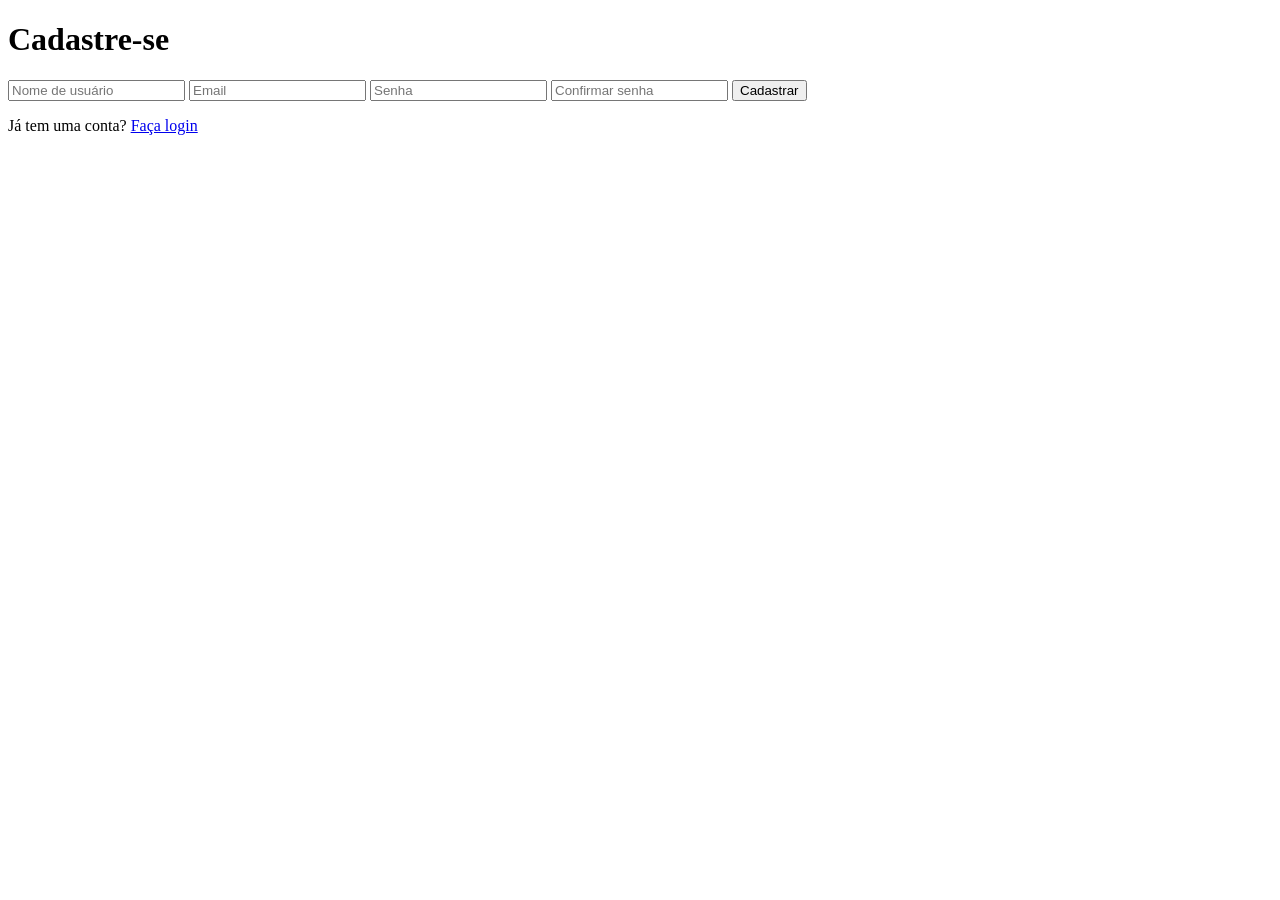
<file: cadasto.html>
<!DOCTYPE html>
<html lang="en">
<head>
    <meta charset="UTF-8">
    <meta name="viewport" content="width=device-width, initial-scale=1.0">
    <title>Cadastro</title>
</head>
<body>

  <div class="parte-central">
        <h1>Cadastre-se</h1>
        <form action="" method="post">
            <input type="text" name="nome" placeholder="Nome de usuário">
            <input type="email" name="email" placeholder="Email">
            <input type="password" name="senha" placeholder="Senha">
            <input type="password" name="confirmar-senha" placeholder="Confirmar senha">
            <button type="submit">Cadastrar</button>
        </form>
        <div class="login-link">
            <p>Já tem uma conta? <a href="login.html">Faça login</a></p>
        </div>
  </div>

    
</body>
</html>
</file>
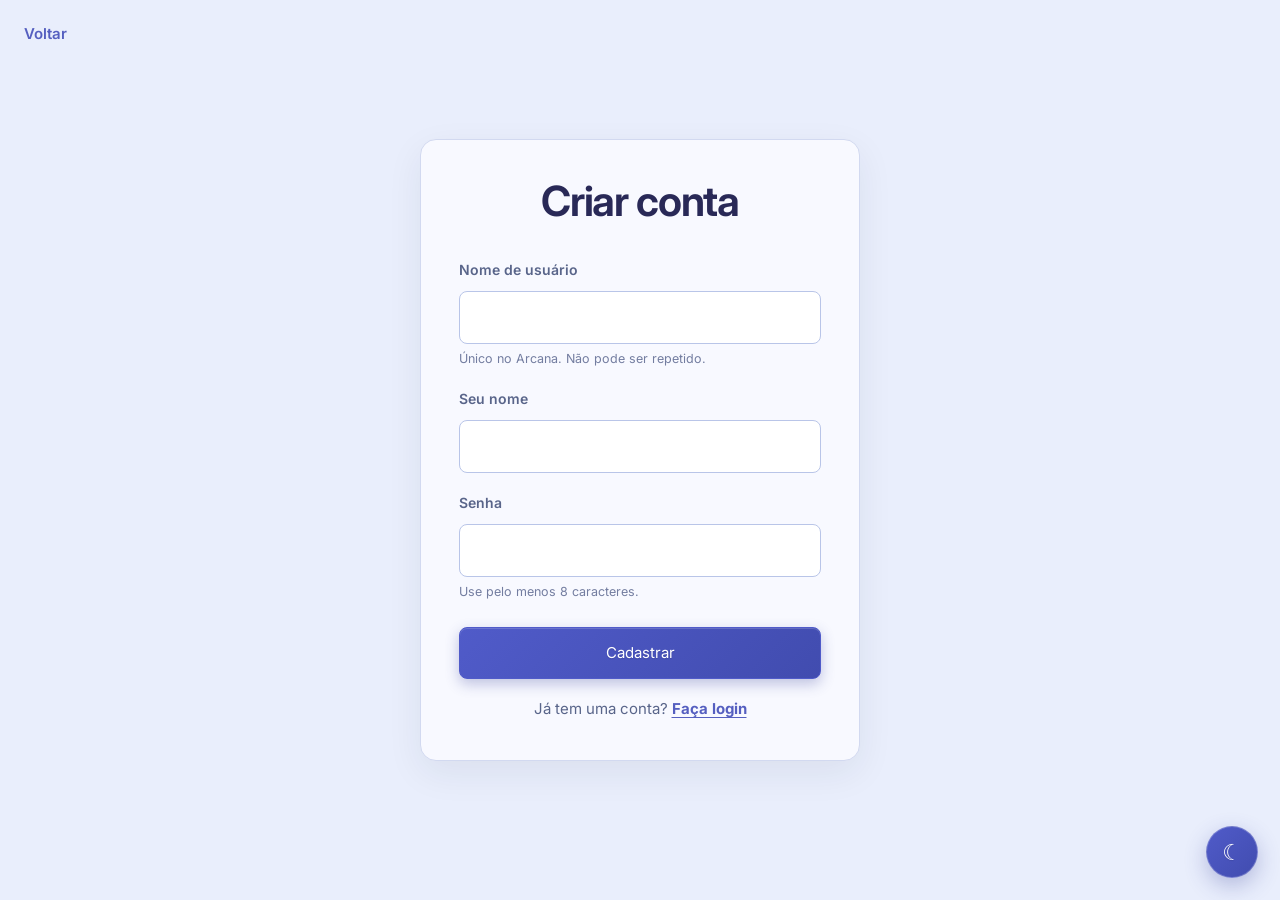
<file: cadastro.html>
<!DOCTYPE html>
<html lang="pt-BR">
<head>
  <meta charset="UTF-8">
  <meta name="viewport" content="width=device-width, initial-scale=1.0">
  <title>Arcana | Cadastro</title>
  <link rel="stylesheet" href="css/auth.css">
    <link rel="stylesheet" href="css/structure.css">
    <link rel="stylesheet" href="css/visual.css">
  <script src="js/auth.js" defer></script>
  <script src="js/cadastro.js" defer></script>
</head>
<body>
  <a href="index.html">Voltar</a>
  <main class="parte-central">
    <h1>Criar conta</h1>
    <form id="cadastro-form">
      <label for="username">Nome de usuário</label>
      <input id="username" name="username" type="text" autocomplete="username" minlength="3" maxlength="20" pattern="[A-Za-z0-9_.]{3,20}" title="Use de 3 a 20 letras, números, ponto ou underline." required>
      <small>Único no Arcana. Não pode ser repetido.</small>

      <label for="displayName">Seu nome</label>
      <input id="displayName" name="displayName" type="text" autocomplete="name" maxlength="60" required>

      <label for="password">Senha</label>
      <input id="password" name="password" type="password" autocomplete="new-password" minlength="8" required>
      <small>Use pelo menos 8 caracteres.</small>

      <button type="submit">Cadastrar</button>
    </form>
    <p id="cadastro-message" role="status" aria-live="polite"></p>
    <p>Já tem uma conta? <a href="login.html">Faça login</a></p>
  </main>
    <script src="js/theme.js" defer></script>
</body>
</html>
</file>
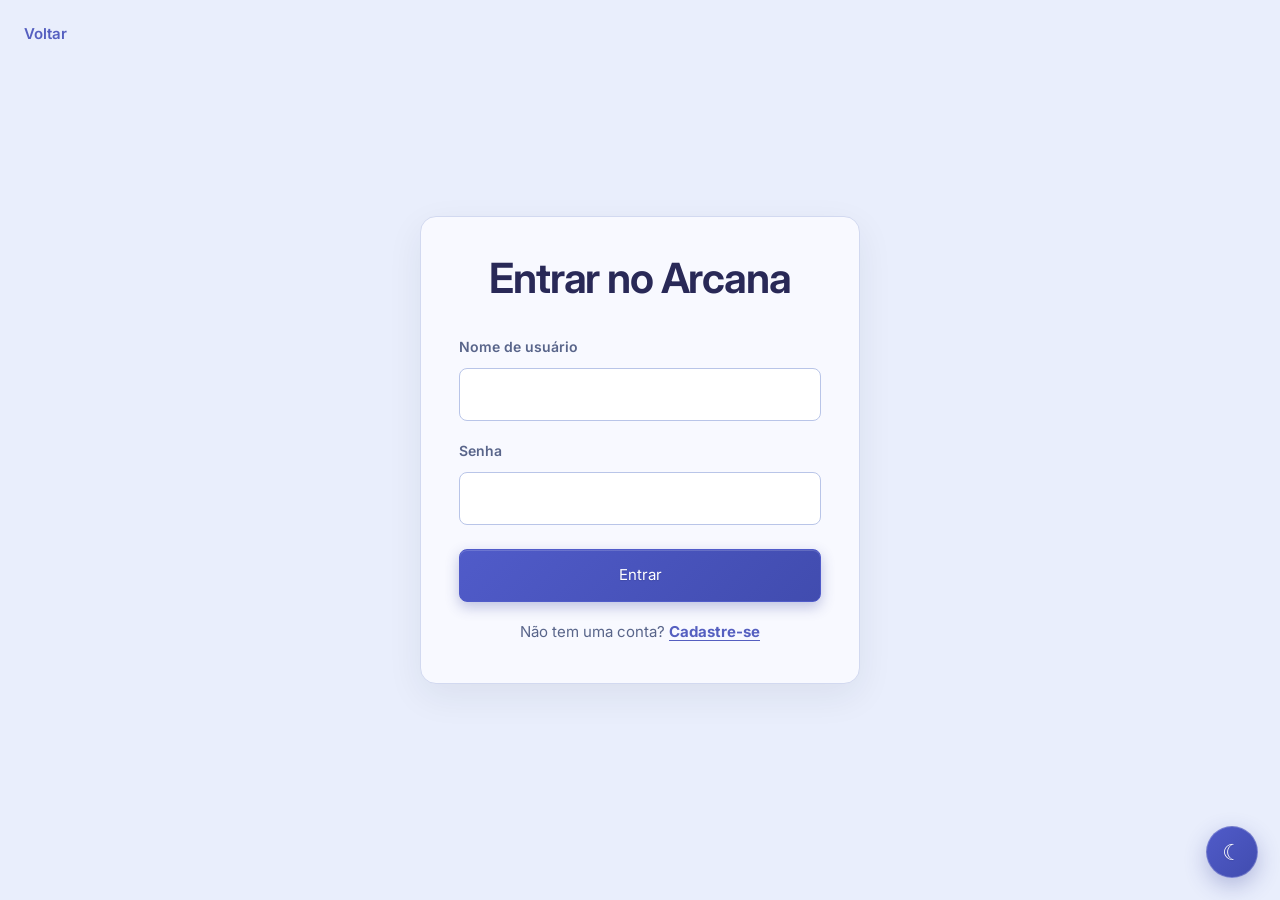
<file: campanha.html>
<!DOCTYPE html>
<html lang="pt-BR">
<head>
  <meta charset="UTF-8">
  <meta name="viewport" content="width=device-width, initial-scale=1.0">
  <title>Arcana | Campanhas</title>
  <link rel="stylesheet" href="https://cdn.jsdelivr.net/npm/bootstrap-icons@1.11.3/font/bootstrap-icons.min.css">
    <link rel="stylesheet" href="css/structure.css">
  <link rel="stylesheet" href="css/campanha.css">
    <link rel="stylesheet" href="css/visual.css">
    <link rel="stylesheet" href="css/modal.css">
  <script src="js/modal.js" defer></script>
  <script src="js/auth.js" defer></script>
  <script src="js/campanhas.js" defer></script>
</head>
<body>
  <nav aria-label="Navegação principal">
    <ul>
      <li><a href="campanha.html" aria-current="page">Campanhas</a></li>
      <li><a href="fichas.html">Fichas</a></li>
      <li><span class="nav-unavailable" aria-disabled="true" title="Em breve">Nosso RPG · Em breve</span></li>
    </ul>
    <div class="perfil" data-user-menu></div>
  </nav>

  <main>
    <header><h1>Minhas campanhas</h1></header>
    <section aria-labelledby="campaign-list-title">
      <h2 id="campaign-list-title"></h2>
      <div class="campanhas-container">
        <article class="campanha-card campanha-demonstrativa" id="campaign-example" hidden>
          <h3>Campanha 1</h3>
          <p>Descrição da campanha 1.</p>
          <footer class="campanha-acoes">Campanha de exemplo</footer>
        </article>
        <div id="campaign-list"></div>
        <button class="adicionar-campanha" type="button" aria-controls="new-campaign" aria-expanded="false">
          <span class="adicionar-icone" aria-hidden="true">+</span>
          <span>Adicionar<br>Campanha</span>
        </button>
      </div>
      <p id="campaign-message" role="status" aria-live="polite"></p>
    </section>
    <section id="new-campaign" aria-labelledby="new-campaign-title" hidden>
      <h2 id="new-campaign-title">Criar campanha</h2>
      <form id="campaign-form">
        <label for="campaign-name">Nome da campanha</label>
        <input id="campaign-name" name="name" maxlength="80" required>
        <label for="campaign-description">Descrição</label>
        <textarea id="campaign-description" name="description" maxlength="500"></textarea>
        <button type="submit">Criar campanha</button>
      </form>
    </section>
  </main>
    <script src="js/theme.js" defer></script>
</body>
</html>
</file>
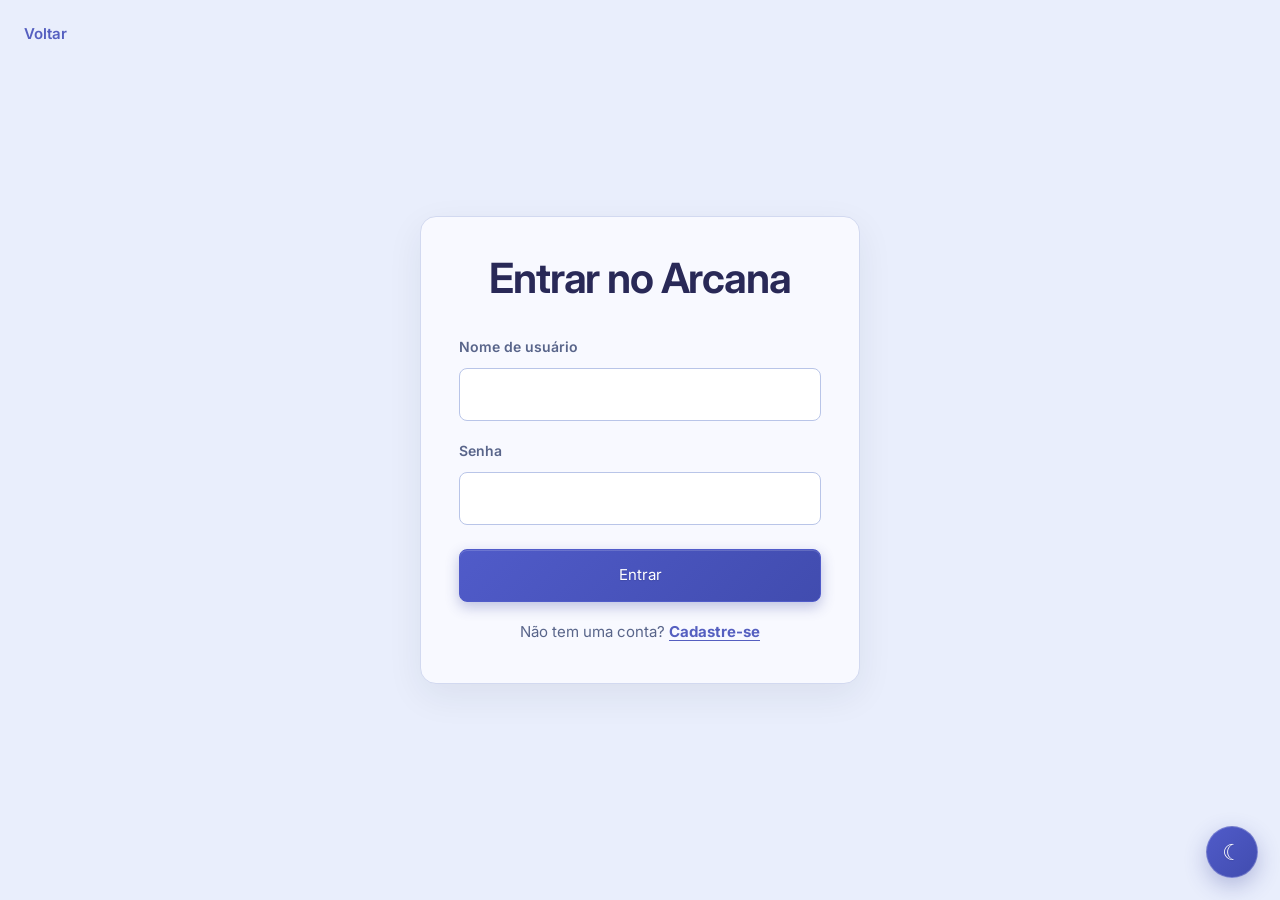
<file: fichas.html>
<!DOCTYPE html>
<html lang="pt-BR">
<head>
    <meta charset="UTF-8">
    <meta name="viewport" content="width=device-width, initial-scale=1.0">
    <meta name="color-scheme" content="light dark">
    <title>Arcana | Fichas de Criaturas</title>
    <link rel="stylesheet" href="https://cdn.jsdelivr.net/npm/bootstrap-icons@1.11.3/font/bootstrap-icons.min.css">
    <link rel="stylesheet" href="css/structure.css">
    <link rel="stylesheet" href="css/fichas.css">
    <link rel="stylesheet" href="css/visual.css">
    <link rel="stylesheet" href="css/modal.css">
    <script src="js/modal.js" defer></script>
    <script src="js/auth.js" defer></script>
    <script src="js/fichas.js" defer></script>
</head>
<body>
    <nav aria-label="Navegação principal">
        <ul>
            <li><a href="campanha.html">Campanhas</a></li>
            <li><a href="fichas.html" aria-current="page">Fichas</a></li>
            <li><span class="nav-unavailable" aria-disabled="true" title="Em breve">Nosso RPG · Em breve</span></li>
        </ul>
        <div class="perfil" data-user-menu></div>
    </nav>

    <header class="pagina-titulo">
        <h1>Ficha de Criaturas</h1>
    </header>

    <main class="container">
        <section id="catalog" aria-label="Catálogo de criaturas">
            <div class="filters">
                <input type="search" id="search" class="search" placeholder="Pesquisar criatura..." aria-label="Pesquisar criatura">
                <div class="filter-buttons" aria-label="Filtrar criaturas">
                    <button type="button" class="active" data-filter="todos">Todas</button>
                    <button type="button" data-filter="real">Mundo Real</button>
                    <button type="button" data-filter="arcana">Arcana</button>
                </div>
            </div>
            <div id="entityGrid" class="entity-grid"></div>
        </section>

        <section id="detail" class="hidden" aria-label="Ficha da criatura">
            <a href="fichas.html" class="back-button"> Voltar</a>
            <div class="banner">
                Consulte os atributos, habilidades e informações da criatura.
            </div>
            <div class="sheet">
                <div class="sheet-title">
                    <h2 id="entityName"></h2>
                    <p id="entityInfo"></p>
                </div>

                <div class="hp-bar">
                    <button id="hpDown" type="button" aria-label="Diminuir pontos de vida">−</button>
                    <span id="hpValue">0 / 0</span>
                    <button id="hpUp" type="button" aria-label="Aumentar pontos de vida">+</button>
                </div>

                <div class="tabs" aria-label="Seções da ficha">
                    <button type="button" class="active" data-tab="status">STATUS</button>
                    <button type="button" data-tab="combate">COMBATE</button>
                    <button type="button" data-tab="descricao">DESCRIÇÃO</button>
                </div>

                <section id="status" class="section active"></section>
                <section id="combate" class="section"></section>
                <section id="descricao" class="section"></section>
            </div>
        </section>
    </main>
    <script src="js/theme.js" defer></script>
</body>
</html>
</file>
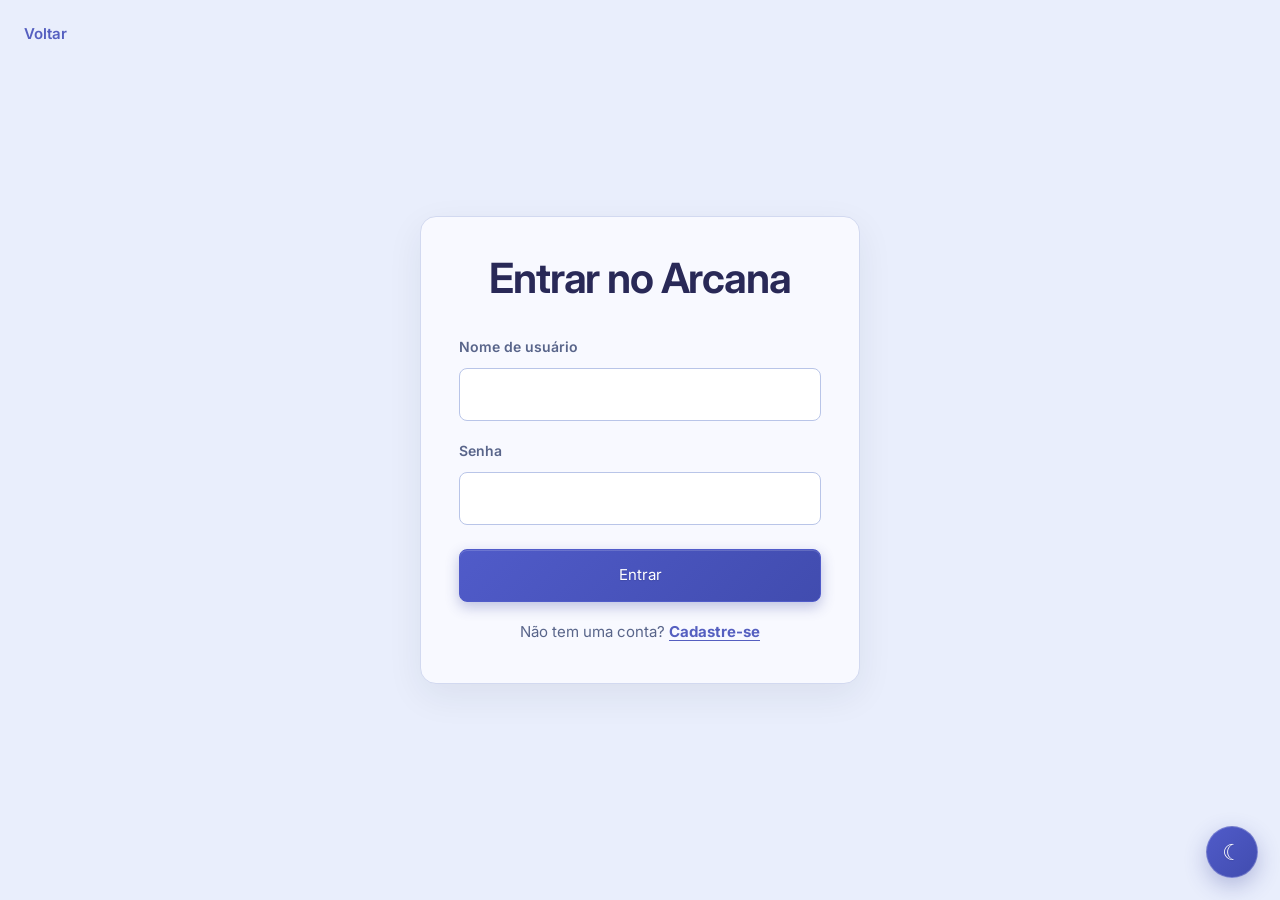
<file: login.html>
<!DOCTYPE html>
<html lang="pt-BR">
<head>
  <meta charset="UTF-8">
  <meta name="viewport" content="width=device-width, initial-scale=1.0">
  <title>Arcana | Login</title>
  <link rel="stylesheet" href="css/auth.css">
    <link rel="stylesheet" href="css/structure.css">
    <link rel="stylesheet" href="css/visual.css">
  <script src="js/auth.js" defer></script>
  <script src="js/login.js" defer></script>
</head>
<body>
  <a href="index.html">Voltar</a>
  <main class="container-login">
    <h1>Entrar no Arcana</h1>
    <form id="login-form">
      <label for="username">Nome de usuário</label>
      <input id="username" name="username" type="text" autocomplete="username" minlength="3" maxlength="20" required>
      <label for="password">Senha</label>
      <input id="password" name="password" type="password" autocomplete="current-password" required>
      <button type="submit">Entrar</button>
    </form>
    <p id="login-message" role="status" aria-live="polite"></p>
    <p>Não tem uma conta? <a href="cadastro.html">Cadastre-se</a></p>
  </main>
    <script src="js/theme.js" defer></script>
</body>
</html>
</file>
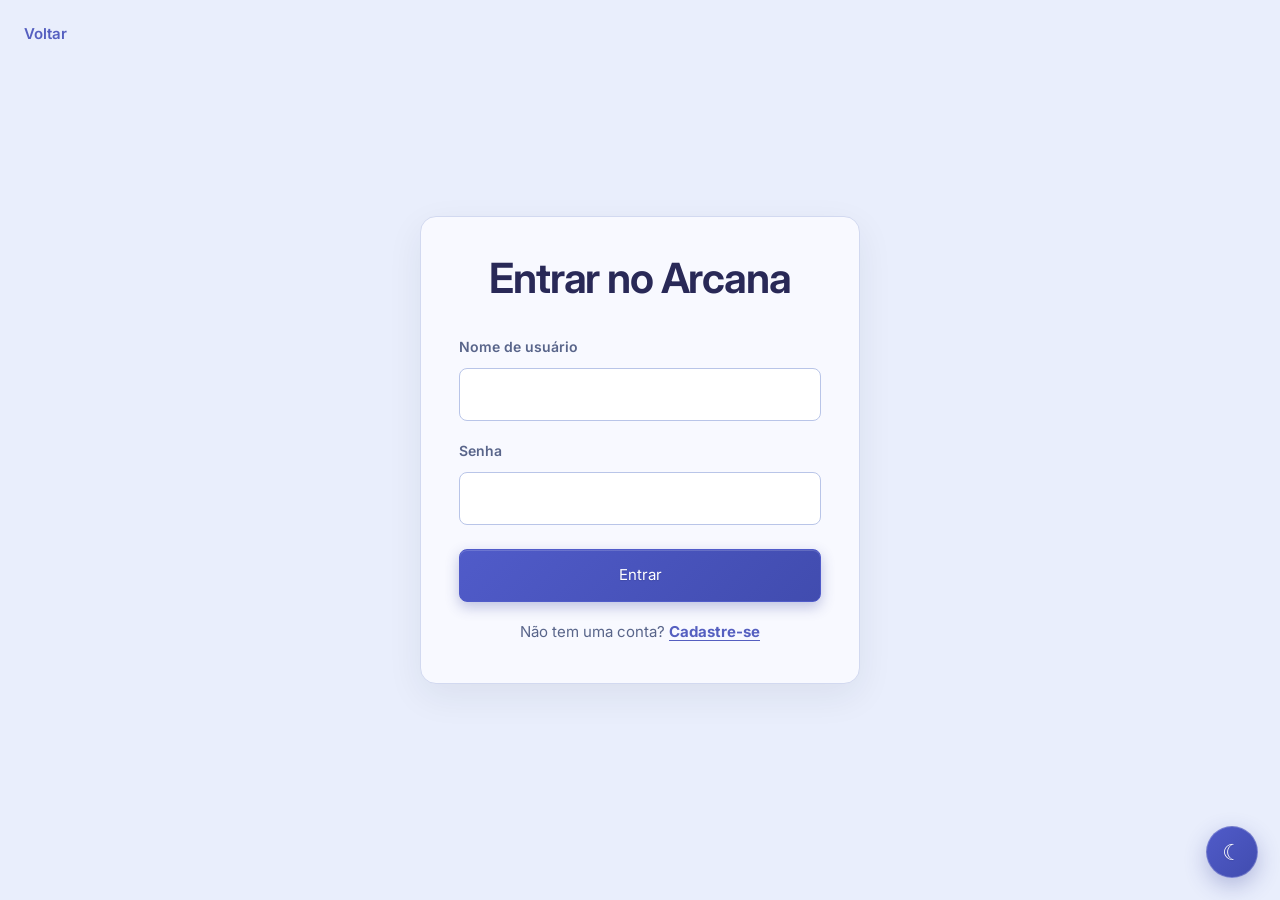
<file: teste.html>
<!DOCTYPE html>
<html lang="pt-BR">
<head>
  <meta charset="UTF-8">
  <meta name="viewport" content="width=device-width, initial-scale=1.0">
  <title>Arcana | Gerenciar campanha</title>
  <script src="js/modal.js" defer></script>
  <script src="js/auth.js" defer></script>
  <link rel="stylesheet" href="css/structure.css">
  <link rel="stylesheet" href="css/visual.css">
  <link rel="stylesheet" href="css/modal.css">
  <link rel="stylesheet" href="css/teste.css">
</head>
<body>
  <main class="campaign-manager">
    <div class="campaign-workspace">
      <aside class="campaign-sidebar" aria-label="Menu da campanha">
        <a class="campaign-back-link" href="campanha.html">
          <span>Voltar</span>
        </a>

        <nav class="campaign-nav" aria-label="Navegação da campanha">
          <section class="campaign-nav-group" aria-labelledby="nav-planning-title">
            <h2 id="nav-planning-title">Campanha</h2>
            <div class="campaign-nav-items">
              <button class="nav-button active" data-page="overview" aria-label="Visão geral" aria-current="page"><span class="nav-icon" aria-hidden="true">⌂</span>Visão geral</button>
              <button class="nav-button" data-page="players" aria-label="Jogadores e personagens"><span class="nav-icon" aria-hidden="true">♙</span>Jogadores e personagens</button>
              <button class="nav-button" data-page="missions" aria-label="Missões"><span class="nav-icon" aria-hidden="true">⚑</span>Missões</button>
              <button class="nav-button" data-page="diary" aria-label="Diário de sessões"><span class="nav-icon" aria-hidden="true">▤</span>Diário de sessões</button>
            </div>
          </section>

          <section class="campaign-nav-group" aria-labelledby="nav-world-title">
            <h2 id="nav-world-title">Mundo</h2>
            <div class="campaign-nav-items">
              <button class="nav-button" data-page="agents" aria-label="Agentes"><span class="nav-icon" aria-hidden="true">◇</span>Agentes</button>
              <button class="nav-button" data-page="npcs" aria-label="Galeria de NPCs"><span class="nav-icon" aria-hidden="true">♧</span>Galeria de NPCs</button>
              <button class="nav-button" data-page="clues" aria-label="Banco de pistas"><span class="nav-icon" aria-hidden="true">⌕</span>Banco de pistas</button>
              <button class="nav-button" data-page="inventory" aria-label="Inventário e recompensas"><span class="nav-icon" aria-hidden="true">▣</span>Inventário e recompensas</button>
            </div>
          </section>

          <section class="campaign-nav-group" aria-labelledby="nav-master-title">
            <h2 id="nav-master-title">Ferramentas do mestre</h2>
            <div class="campaign-nav-items">
              <button class="nav-button" data-page="combats" aria-label="Combates"><span class="nav-icon" aria-hidden="true">⚔</span>Combates</button>
              <button class="nav-button" data-page="notes" aria-label="Anotações do mestre"><span class="nav-icon" aria-hidden="true">✎</span>Anotações do mestre</button>
            </div>
          </section>
        </nav>
      </aside>

      <section class="campaign-main">
        <header class="campaign-header" aria-label="Informações da campanha">
          <div class="campaign-heading">
            <span class="campaign-eyebrow">SUA CAMPANHA</span>
            <h1 id="campaign-name-display" class="campaign-name-display" tabindex="0" aria-label="Nome da campanha. Clique para editar."></h1>
            <p id="campaign-description-display" class="campaign-description-display" tabindex="0" aria-label="Descrição da campanha. Clique para editar."></p>
            <span class="campaign-edit-hint">Clique no nome ou na descrição para editar</span>
          </div>

          <div class="campaign-edit-area">
            <div class="campaign-actions" id="campaign-actions" hidden>
              <button class="save-button" id="save-campaign" type="button">Salvar alterações</button>
              <button class="cancel-edit-button" id="cancel-campaign-edit" type="button">Cancelar</button>
            </div>
            <p class="campaign-save-status" id="campaign-save-status" role="status" aria-live="polite"></p>
          </div>
        </header>

        <section class="content-area" aria-live="polite">
          <section class="page-content active" id="overview">
            <h2>Visão geral da campanha</h2>
            <p>Informações gerais da campanha aparecerão aqui.</p>
          </section>
          <section class="page-content" id="players">
            <h2>Jogadores e personagens</h2>
            <p>Gerencie os jogadores e seus personagens.</p>
          </section>
          <section class="page-content" id="agents">
            <h2>Agentes</h2>
            <p>Gerencie os agentes da campanha.</p>
          </section>
          <section class="page-content" id="combats">
            <h2>Combates</h2>
            <p>Consulte e organize os combates.</p>
          </section>
          <section class="page-content" id="diary">
            <h2>Diário de sessões</h2>
            <p>Registre os acontecimentos das sessões.</p>
          </section>
          <section class="page-content" id="missions">
            <h2>Missões</h2>
            <p>Organize as missões da campanha.</p>
          </section>
          <section class="page-content" id="clues">
            <h2>Banco de pistas</h2>
            <p>Armazene e consulte pistas.</p>
          </section>
          <section class="page-content" id="notes">
            <h2>Anotações do mestre</h2>
            <p>Espaço para anotações particulares do mestre.</p>
          </section>
          <section class="page-content" id="npcs">
            <h2>Galeria de NPCs</h2>
            <p>Organize os NPCs da campanha.</p>
          </section>
          <section class="page-content" id="inventory">
            <h2>Inventário e recompensas</h2>
            <p>Gerencie itens e recompensas.</p>
          </section>
        </section>
      </section>
    </div>
  </main>
  <script src="js/teste.js" defer></script>
  <script src="js/theme.js" defer></script>
</body>
</html>
</file>
<file: css/auth.css>
*{box-sizing:border-box}
body{margin:0;min-height:100vh;padding:28px 16px;display:grid;place-items:center;background:#f3f1f7;color:#252231;font-family:Arial,sans-serif}
body>a{position:fixed;top:22px;left:24px;color:#4e426b;text-decoration:none;font-weight:600}
.container-login,.parte-central{width:min(100%,430px);padding:36px;background:#fff;border:1px solid #e4dfeb;border-radius:16px;box-shadow:0 12px 36px #21133a12}
h1{margin:0 0 26px;text-align:center;font-size:28px}
form{display:grid;gap:10px}
label{margin-top:8px;font-weight:600;font-size:14px}
input{width:100%;padding:13px 14px;border:1px solid #cfc9d8;border-radius:8px;font-size:16px}
input:focus{outline:2px solid #8d79b8;border-color:transparent}
small{color:#716b7c;margin-top:-5px}
button{margin-top:14px;padding:13px;border:0;border-radius:8px;background:#44345f;color:#fff;font-size:16px;font-weight:700;cursor:pointer}
button:disabled{opacity:.6;cursor:wait}
main>p{text-align:center;margin:18px 0 0}
main>p a{color:#59447e;font-weight:700}
#login-message[data-type=error],#cadastro-message[data-type=error]{color:#b42318}
#login-message[data-type=success],#cadastro-message[data-type=success]{color:#18794e}
@media(max-width:480px){.container-login,.parte-central{padding:26px 20px}}

/* Paleta oficial Arcana — login e cadastro */
body {
  background: var(--arcana-bg, #f6f8fb);
  color: var(--arcana-text, #202b3c);
  font-family: Inter, ui-sans-serif, system-ui, sans-serif;
}
body > a {
  color: var(--arcana-blue, #376b9b);
}
.container-login,
.parte-central {
  background: var(--arcana-surface, #fff);
  color: var(--arcana-text, #202b3c);
  border-color: var(--arcana-border, #e2e8f0);
  border-radius: var(--arcana-radius-lg, 16px);
  box-shadow: var(--arcana-shadow-card, 0 12px 36px rgba(24,39,58,.07));
}
.container-login h1,
.parte-central h1 {
  color: var(--arcana-text, #202b3c);
}
.container-login label,
.parte-central label {
  color: var(--arcana-text-secondary, #536174);
}
.container-login input,
.parte-central input {
  color: var(--arcana-text, #202b3c);
  background: var(--arcana-surface, #fff);
  border-color: var(--arcana-border-strong, #cbd5e1);
}
.container-login input:focus,
.parte-central input:focus {
  outline: 0;
  border-color: var(--arcana-blue, #376b9b);
  box-shadow: 0 0 0 3px var(--arcana-focus, rgba(55,107,155,.22));
}
.container-login button,
.parte-central button {
  background: var(--arcana-blue, #376b9b);
  color: #fff;
}
.container-login button:hover,
.parte-central button:hover {
  background: var(--arcana-blue-hover, #2d587f);
}
.container-login small,
.parte-central small {
  color: var(--arcana-text-muted, #788597);
}
.container-login > p a,
.parte-central > p a {
  color: var(--arcana-blue, #376b9b);
}
</file>
<file: css/structure.css>
/*
 * Arcana — padrões estruturais e responsivos
 * Esta folha não define cores, fontes, sombras ou identidade visual.
 * Ela consolida largura, espaçamento, hierarquia e comportamento de layout.
 */

:root {
  --layout-content-width: 1200px;
  --layout-gutter: clamp(16px, 3vw, 32px);
  --layout-section-gap: clamp(20px, 3vw, 32px);
}

*,
*::before,
*::after {
  box-sizing: border-box;
}

html {
  min-width: 320px;
  scroll-behavior: smooth;
}

body {
  min-width: 320px;
  line-height: 1.6;
}

img,
svg,
video,
canvas {
  max-width: 100%;
}

button,
input,
select,
textarea {
  max-width: 100%;
  font: inherit;
}

button,
a,
input,
select,
textarea {
  touch-action: manipulation;
}

:where(main, .container, .container-site, .footer) {
  min-width: 0;
}

:where(h1, h2, h3, h4, p, li, label, small, a, button) {
  overflow-wrap: anywhere;
}

h1 {
  font-size: clamp(1.8rem, 4vw, 2.6rem);
  line-height: 1.15;
}

h2 {
  font-size: clamp(1.35rem, 3vw, 1.9rem);
  line-height: 1.25;
}

h3 {
  font-size: clamp(1.1rem, 2.2vw, 1.35rem);
  line-height: 1.3;
}

:where(input, select, textarea) {
  min-width: 0;
}

:where(button, .button, .button-button, .save-button) {
  min-height: 42px;
}

:where(a, button, input, select, textarea):focus-visible {
  outline-offset: 3px;
}

/* Navegação global: os itens podem quebrar linha sem se sobrepor ao perfil. */
body > nav,
body > header nav,
nav[aria-label="Navegação principal"] {
  display: flex;
  align-items: center;
  justify-content: space-between;
  flex-wrap: wrap;
  gap: 12px 20px;
  min-width: 0;
}

nav[aria-label="Navegação principal"] ul {
  display: flex;
  flex: 1 1 320px;
  flex-wrap: wrap;
  justify-content: center;
  align-items: center;
  gap: clamp(8px, 2vw, 24px);
  min-width: 0;
}

nav[aria-label="Navegação principal"] .perfil {
  position: static;
  flex: 0 0 auto;
  margin-left: auto;
  transform: none;
}

/* Cabeçalhos e áreas principais usam limites equivalentes entre páginas. */
main:not(.container-login):not(.parte-central) {
  width: min(var(--layout-content-width), calc(100% - 2 * var(--layout-gutter)));
  margin-inline: auto;
}

.pagina-titulo {
  padding-inline: var(--layout-gutter);
}

.container {
  width: min(var(--layout-content-width), calc(100% - 2 * var(--layout-gutter)));
  margin-inline: auto;
  padding-inline: 0;
}

.container-cima {
  width: 100%;
  min-width: 0;
}

.container-button-cadastro,
.container-cima-buttons,
.container-buttons {
  display: flex;
  flex-wrap: wrap;
  align-items: center;
  justify-content: center;
  gap: 12px;
}

.footer,
.container-site {
  min-width: 0;
}

#map {
  width: 100%;
  max-width: 100%;
}

/* Campanhas: grade fluida e formulário sem largura rígida. */
.campanhas-container {
  display: grid;
  grid-template-columns: repeat(auto-fit, minmax(min(100%, 240px), 1fr));
  align-items: stretch;
  gap: var(--layout-section-gap);
}

.campanha-card,
.adicionar-campanha {
  width: 100%;
  min-width: 0;
}

#campaign-list {
  min-width: 0;
}

#campaign-form {
  width: min(100%, 620px);
}

#campaign-form :where(input, textarea, button) {
  width: 100%;
  min-width: 0;
}

/* Catálogo e ficha: colunas adaptáveis e atributos que não espremem o conteúdo. */
.entity-grid {
  display: grid;
  grid-template-columns: repeat(auto-fit, minmax(min(100%, 230px), 1fr));
  gap: var(--layout-section-gap);
}

.entity-card {
  min-width: 0;
}

.entity-card img {
  display: block;
  width: 100%;
  max-width: 100%;
  object-fit: cover;
}

.filters {
  display: flex;
  flex-wrap: wrap;
  align-items: center;
  min-width: 0;
}

.search {
  flex: 1 1 240px;
  min-width: min(100%, 220px);
}

.filter-buttons {
  display: flex;
  flex-wrap: wrap;
  min-width: 0;
}

.filter-buttons button {
  flex: 1 1 auto;
}

.sheet {
  min-width: 0;
}

.attributes {
  display: grid;
  grid-template-columns: repeat(auto-fit, minmax(min(100%, 105px), 1fr));
}

.tabs {
  display: flex;
  flex-wrap: wrap;
}

.tabs button {
  flex: 1 1 auto;
}

.pericias {
  display: block;
  max-width: 100%;
  overflow-x: auto;
}

/* Gerenciador: navegação e formulários fluem conforme a largura disponível. */
body:has(.campaign-header) .container {
  width: min(var(--layout-content-width), calc(100% - 2 * var(--layout-gutter)));
}

.campaign-header,
.content-area,
.page-content,
.combat-card,
.combat-creature-form {
  min-width: 0;
}

.campaign-nav {
  display: grid;
  grid-template-columns: repeat(auto-fit, minmax(min(100%, 170px), 1fr));
  gap: 12px;
}

.nav-button {
  min-width: 0;
  min-height: 48px;
  white-space: normal;
}

.combat-form-grid {
  grid-template-columns: repeat(auto-fit, minmax(min(100%, 220px), 1fr));
}

.demo-module-form,
.combat-add-form,
.combat-creature-form {
  width: 100%;
  max-width: 100%;
}

.demo-module-form :where(input, textarea, select),
.combat-add-form :where(input, textarea, select),
.combat-creature-form :where(input, textarea, select) {
  width: 100%;
  min-width: 0;
}

/* Autenticação: os dois formulários compartilham a mesma largura estrutural. */
.container-login,
.parte-central {
  width: min(100%, 460px);
  min-width: 0;
}

.container-login form,
.parte-central form {
  width: 100%;
}

.container-login :where(input, button),
.parte-central :where(input, button) {
  width: 100%;
}

/* Quebras de layout para celulares e telas estreitas. */
@media (max-width: 640px) {
  :root {
    --layout-gutter: 14px;
    --layout-section-gap: 16px;
  }

  nav[aria-label="Navegação principal"] {
    justify-content: center;
    padding-inline: var(--layout-gutter);
  }

  nav[aria-label="Navegação principal"] ul {
    flex-basis: 100%;
    justify-content: center;
    margin: 0;
  }

  nav[aria-label="Navegação principal"] .perfil {
    margin-inline: auto;
  }

  .filters {
    align-items: stretch;
  }

  .search {
    flex-basis: 100%;
    width: 100%;
  }

  .filter-buttons {
    width: 100%;
  }

  .sheet {
    padding: clamp(14px, 4vw, 20px);
  }

  .campaign-actions {
    justify-content: stretch;
  }

  .campaign-actions > * {
    width: 100%;
  }

  .save-button,
  .demo-module-form button,
  .combat-add-form button,
  .combat-creature-form button,
  .combat-card button {
    width: 100%;
  }

  .content-area {
    padding: 16px;
  }

  .page-content.active {
    padding: 18px;
  }

  .container-login,
  .parte-central {
    padding: clamp(20px, 6vw, 30px);
  }

  #map {
    height: clamp(240px, 65vw, 340px);
  }
}

@media (max-width: 380px) {
  .hp-bar {
    gap: 10px;
  }

  .tabs button {
    padding-inline: 8px;
  }

  .attribute {
    min-width: 0;
  }
}

@media (prefers-reduced-motion: reduce) {
  html {
    scroll-behavior: auto;
  }

  *,
  *::before,
  *::after {
    animation-duration: 0.01ms !important;
    animation-iteration-count: 1 !important;
    transition-duration: 0.01ms !important;
  }
}
</file>
<file: css/visual.css>
@import url("https://fonts.googleapis.com/css2?family=Inter:wght@400;500;600;650;700;750&display=swap");

/* ==========================================================
   ARCANA — Reino Encantado
   Azul celestial, índigo, lavanda e luz dourada.
   ========================================================== */
:root {
  color-scheme: light;
  --arcana-bg: #e9eefc;
  --arcana-surface: #f8f9ff;
  --arcana-surface-raised: #ffffff;
  --arcana-surface-subtle: #dce5fa;
  --arcana-text: #292957;
  --arcana-text-secondary: #59658a;
  --arcana-text-muted: #737da0;
  --arcana-border: #d2d9f0;
  --arcana-border-strong: #b9c5e8;
  --arcana-blue: #555fc0;
  --arcana-blue-hover: #464fa8;
  --arcana-blue-soft: #e3e6ff;
  --arcana-focus: rgba(130, 142, 251, .28);
  --arcana-danger: #b54767;
  --arcana-success: #397f78;
  --arcana-gold: #d5b878;
  --arcana-cyan: #bce0f8;
  --arcana-radius-sm: 8px;
  --arcana-radius-md: 12px;
  --arcana-radius-lg: 16px;
  --arcana-shadow-card: 0 1px 2px rgba(38, 39, 99, .04), 0 6px 20px rgba(38, 39, 99, .055);
  --arcana-content-width: 1160px;
  --arcana-gutter: clamp(18px, 3vw, 32px);
}
:root[data-theme="dark"] {
  color-scheme: dark;
  --arcana-bg: #19172f;
  --arcana-surface: #292747;
  --arcana-surface-raised: #35345d;
  --arcana-surface-subtle: #30445f;
  --arcana-text: #e5e6ff;
  --arcana-text-secondary: #c3c5e6;
  --arcana-text-muted: #a6a9d0;
  --arcana-border: #48466f;
  --arcana-border-strong: #5d5a89;
  --arcana-blue: #828efb;
  --arcana-blue-hover: #747fe5;
  --arcana-blue-soft: #35345d;
  --arcana-focus: rgba(130, 142, 251, .34);
  --arcana-danger: #ff929e;
  --arcana-success: #83d7bd;
  --arcana-gold: #e3c987;
  --arcana-cyan: #9ccfea;
  --arcana-shadow-card: 0 8px 28px rgba(8, 7, 24, .2);
}

html { background: var(--arcana-bg); }
body {
  margin: 0;
  background: var(--arcana-bg);
  color: var(--arcana-text);
  font-family: "Inter", ui-sans-serif, system-ui, -apple-system, BlinkMacSystemFont, "Segoe UI", sans-serif;
  font-size: 15px;
  line-height: 1.65;
  -webkit-font-smoothing: antialiased;
  text-rendering: optimizeLegibility;
}
body :where(button, input, select, textarea) { font: inherit; }
:where(h1, h2, h3, h4, h5, h6) {
  color: var(--arcana-text);
  font-weight: 650;
  letter-spacing: -.028em;
  line-height: 1.22;
}
:where(p, li) { color: var(--arcana-text-secondary); }
:where(a) { color: var(--arcana-blue); text-underline-offset: 3px; }
:where(a:hover) { color: var(--arcana-blue-hover); }
:where(img, svg, video) { max-width: 100%; }
:where(button, input, select, textarea, a):focus-visible {
  outline: 3px solid var(--arcana-focus);
  outline-offset: 2px;
}

/* Navegação principal */
body > nav,
body > header nav,
nav[aria-label="Navegação principal"] {
  min-height: 68px;
  padding: 10px var(--arcana-gutter);
  background: var(--arcana-surface);
  color: var(--arcana-text);
  border-bottom: 1px solid var(--arcana-border);
  box-shadow: none;
}
nav[aria-label="Navegação principal"] ul { gap: clamp(12px, 2vw, 28px); }
nav[aria-label="Navegação principal"] a {
  color: var(--arcana-text-secondary);
  font-size: 14px;
  font-weight: 550;
  text-decoration: none;
  transition: color .16s ease;
}
nav[aria-label="Navegação principal"] a:hover,
nav[aria-label="Navegação principal"] a.active { color: var(--arcana-blue); }
.perfil img { border: 2px solid var(--arcana-border); }

/* Cabeçalhos e largura das páginas */
.pagina-titulo { padding: clamp(34px, 5vw, 54px) 20px 24px; }
.pagina-titulo h1,
main > header h1 {
  margin: 0 0 8px;
  font-size: clamp(2rem, 4vw, 2.65rem);
  letter-spacing: -.04em;
}
.pagina-titulo p,
main > header p {
  max-width: 680px;
  margin: 0 auto;
  color: var(--arcana-text-muted);
}
main.container {
  width: min(var(--arcana-content-width), calc(100% - 2 * var(--arcana-gutter)));
  margin: 24px auto 72px;
  padding: 0;
}

/* Superfícies e cartões */
:where(.campanha-card, .entity-card, .sheet, .info-box, .attribute, .banner,
.combat-card, .combat-creature-form, .card-content, .container-login,
.parte-central, .content-area) {
  color: var(--arcana-text);
  background: var(--arcana-surface);
  border: 1px solid var(--arcana-border);
  border-radius: var(--arcana-radius-md);
  box-shadow: var(--arcana-shadow-card);
}
.campanha-card, .entity-card, .combat-card { transition: border-color .18s ease, box-shadow .18s ease, transform .18s ease; }
.campanha-card:hover, .entity-card:hover {
  border-color: var(--arcana-border-strong);
  box-shadow: 0 5px 18px rgba(24, 39, 58, .08);
  transform: translateY(-2px);
}
.card-content { border: 0; border-radius: 0; box-shadow: none; }
.entity-card { overflow: hidden; }
.entity-card img { display: block; background: var(--arcana-surface-subtle); }
.category {
  display: inline-flex;
  align-items: center;
  padding: 4px 9px;
  border: 1px solid var(--arcana-border);
  border-radius: 999px;
  background: var(--arcana-surface-subtle);
  color: var(--arcana-text-secondary);
  font-size: 12px;
  font-weight: 600;
}
.attribute, .info-box, .banner { background: var(--arcana-surface-subtle); box-shadow: none; }
.sheet { padding: clamp(18px, 3vw, 30px); }
.sheet-title h2 { font-size: clamp(1.55rem, 3vw, 2rem); }

/* Campos de formulário */
:where(input, textarea, select, .search,
.campaign-field input, .campaign-field textarea,
.demo-module-form input, .demo-module-form textarea,
.combat-add-form select, .combat-creature-form input,
.combat-creature-form select, .combat-creature-form textarea) {
  min-height: 42px;
  padding: 9px 12px;
  color: var(--arcana-text);
  background: var(--arcana-surface);
  border: 1px solid var(--arcana-border-strong);
  border-radius: var(--arcana-radius-sm);
  box-shadow: none;
}
:where(input, textarea, select)::placeholder { color: #9aa6b5; }
:where(input, textarea, select):focus {
  border-color: var(--arcana-blue);
  outline: 0;
  box-shadow: 0 0 0 3px var(--arcana-focus);
}
:where(label, .campaign-field label, .demo-module-form label,
.combat-add-form label, .combat-creature-form label) {
  color: var(--arcana-text-secondary);
  font-size: 13px;
  font-weight: 600;
}

/* Botões: azul reservado para ação principal */
:where(button, .button, .button-button, .save-button, .roll-button,
.demo-module-form button, .combat-add-form button,
.combat-creature-form button, .combat-card button, .hp-bar button) {
  min-height: 40px;
  padding: 9px 15px;
  border: 1px solid var(--arcana-blue);
  border-radius: var(--arcana-radius-sm);
  background: var(--arcana-blue);
  color: #fff;
  font-size: 14px;
  font-weight: 600;
  box-shadow: none;
  cursor: pointer;
  transition: background .16s ease, border-color .16s ease, transform .16s ease;
}
:where(button, .button, .button-button, .save-button, .roll-button):hover {
  background: var(--arcana-blue-hover);
  border-color: var(--arcana-blue-hover);
}
:where(button:disabled) { opacity: .55; cursor: not-allowed; }
.filter-buttons button, .tabs button, .combat-card .secondary-button,
.adicionar-campanha, .nav-button {
  background: var(--arcana-surface);
  color: var(--arcana-text-secondary);
  border: 1px solid var(--arcana-border);
}
.filter-buttons button.active, .tabs button.active, .nav-button.active {
  background: var(--arcana-blue-soft);
  color: var(--arcana-blue);
  border-color: #c8d8e8;
}
.tabs { border-color: var(--arcana-border); }
.tabs button { border-radius: var(--arcana-radius-sm) var(--arcana-radius-sm) 0 0; }
.adicionar-campanha { border-style: dashed; color: var(--arcana-blue); }
.combat-card .danger-button {
  background: #fff;
  color: var(--arcana-danger);
  border-color: #e6caca;
}

/* Gerenciamento de campanha — mesma base clara, sem cabeçalho escuro */
body:has(.campaign-header) .container { width: min(var(--arcana-content-width), calc(100% - 2 * var(--arcana-gutter))); }
.content-area { padding: clamp(18px, 3vw, 32px); background: var(--arcana-surface); }
.campaign-header { color: var(--arcana-text); }
.campaign-header h1, .campaign-header a { color: var(--arcana-text); }
.campaign-nav { gap: 10px; }
.nav-button { min-height: 44px; border-radius: var(--arcana-radius-sm); font-weight: 550; }
.page-content h2 { font-size: 1.55rem; margin-bottom: 14px; }
.page-content p { color: var(--arcana-text-secondary); }
.combat-card { padding: 18px; }
.combat-card h3 { margin-top: 0; }

/* Login e cadastro */
body:has(.container-login), body:has(.parte-central) {
  background: var(--arcana-bg);
}
.container-login, .parte-central {
  width: min(100%, 440px);
  padding: clamp(24px, 5vw, 38px);
  border-radius: var(--arcana-radius-lg);
  box-shadow: 0 12px 36px rgba(24, 39, 58, .07);
}
.container-login h1, .parte-central h1 { margin-bottom: 24px; }
body:has(.container-login) > a, body:has(.parte-central) > a {
  color: var(--arcana-blue);
  font-weight: 600;
}
#login-message[data-type="error"], #cadastro-message[data-type="error"] { color: var(--arcana-danger); }
#login-message[data-type="success"], #cadastro-message[data-type="success"] { color: var(--arcana-success); }

/* Rodapé da página inicial: a superfície envolve texto, mapa e copyright. */
.footer {
  width: 100%;
  background: var(--arcana-surface);
  border-top: 1px solid var(--arcana-border);
  box-shadow: 0 -6px 24px rgba(24, 39, 58, .035);
}

.footer-localizacao {
  background: transparent;
  border: 0;
  border-radius: 0;
  box-shadow: none;
  color: var(--arcana-text);
}

.footer > p {
  color: var(--arcana-text-muted);
  font-size: 13px;
}

/* Página inicial */
.container-cima { color: var(--arcana-text); }
.container-cima .title { color: var(--arcana-text); }
.container-cima .title span { color: var(--arcana-blue); }
#saiba-mais { color: var(--arcana-blue); font-weight: 600; }
#map { border: 1px solid var(--arcana-border); border-radius: var(--arcana-radius-lg); }

/* Ajustes de leitura e responsividade */
@media (max-width: 640px) {
  .pagina-titulo { padding: 28px 16px 18px; }
  main.container { width: calc(100% - 32px); margin-top: 18px; }
  .container-login, .parte-central { padding: 24px 20px; }
  .content-area { padding: 18px; }
  .sheet { padding: 17px; }
}
@media (prefers-reduced-motion: reduce) {
  *, *::before, *::after { scroll-behavior: auto !important; transition-duration: .01ms !important; animation-duration: .01ms !important; animation-iteration-count: 1 !important; }
}


/* Identidade do usuário no canto direito da navegação */
nav[aria-label="Navegação principal"] .perfil {
  display: inline-flex;
  align-items: center;
  justify-content: flex-end;
  gap: 12px;
  min-width: 0;
  padding: 6px 8px 6px 10px;
  border: 1px solid var(--arcana-border);
  border-radius: 999px;
  background: var(--arcana-surface-subtle);
}

nav[aria-label="Navegação principal"] .perfil-identidade {
  display: inline-flex;
  align-items: center;
  gap: 9px;
  min-width: 0;
}

nav[aria-label="Navegação principal"] .perfil-avatar {
  display: inline-grid;
  flex: 0 0 32px;
  width: 32px;
  height: 32px;
  place-items: center;
  border-radius: 50%;
  background: var(--arcana-blue-soft);
  color: var(--arcana-blue);
  font-size: 14px;
  font-weight: 700;
}

nav[aria-label="Navegação principal"] .perfil-nome {
  display: block;
  max-width: 180px;
  overflow: hidden;
  color: var(--arcana-text);
  font-size: 13px;
  font-weight: 600;
  text-overflow: ellipsis;
  white-space: nowrap;
}

nav[aria-label="Navegação principal"] .perfil-sair {
  min-height: 34px;
  padding: 6px 12px;
  border: 1px solid var(--arcana-border);
  border-radius: 999px;
  background: var(--arcana-surface);
  color: var(--arcana-text-secondary);
  font-size: 13px;
  font-weight: 600;
  transition: background .16s ease, border-color .16s ease, color .16s ease;
}

nav[aria-label="Navegação principal"] .perfil-sair:hover {
  border-color: var(--arcana-border-strong);
  background: var(--arcana-surface-subtle);
  color: var(--arcana-text);
}

nav[aria-label="Navegação principal"] .perfil > a {
  display: inline-flex;
  align-items: center;
  min-height: 36px;
  padding: 6px 14px;
  border-radius: 999px;
  background: var(--arcana-blue-soft);
  color: var(--arcana-blue);
  font-weight: 650;
}

@media (max-width: 600px) {
  nav[aria-label="Navegação principal"] .perfil {
    max-width: 100%;
    margin-inline: auto;
  }

  nav[aria-label="Navegação principal"] .perfil-nome {
    max-width: min(42vw, 180px);
  }
}


/* ==========================================================
   Normalização final — mesma paleta em todas as páginas
   ========================================================== */
:root {
  --panel: var(--arcana-surface);
  --ink: var(--arcana-text);
  --muted: var(--arcana-text-secondary);
  --line: var(--arcana-border);
  --accent-dark: var(--arcana-blue-hover);
  --accent-light: var(--arcana-blue-soft);
}

body {
  background: var(--arcana-bg);
  color: var(--arcana-text);
}

.content-area,
.combat-card,
.combat-creature-form,
.campaign-nav .nav-button,
.campaign-nav .nav-button.active {
  color: var(--arcana-text);
}

.content-area,
.combat-card,
.combat-creature-form {
  background: var(--arcana-surface);
  border-color: var(--arcana-border);
  box-shadow: var(--arcana-shadow-card);
}

.campaign-header,
.campaign-header h1,
.campaign-header a,
.page-content h2,
.combat-card h3 {
  color: var(--arcana-text);
}

.campaign-header a:hover {
  color: var(--arcana-blue);
}

.campaign-nav .nav-button {
  background: var(--arcana-surface);
  border-color: var(--arcana-border);
  color: var(--arcana-text-secondary);
}

.campaign-nav .nav-button:hover {
  background: var(--arcana-surface-subtle);
  border-color: var(--arcana-border-strong);
  color: var(--arcana-text);
}

.campaign-nav .nav-button.active {
  background: var(--arcana-blue-soft);
  border-color: #c8d8e8;
  color: var(--arcana-blue);
}

:where(.demo-module-form button, .combat-add-form button,
.combat-creature-form button, .combat-card button) {
  border-color: var(--arcana-blue);
  background: var(--arcana-blue);
  color: #fff;
}

:where(.demo-module-form button:hover, .combat-add-form button:hover,
.combat-creature-form button:hover, .combat-card button:hover) {
  border-color: var(--arcana-blue-hover);
  background: var(--arcana-blue-hover);
  color: #fff;
}

.container-cima #saiba-mais,
.container-cima #saiba-mais:hover,
.container-cima #saiba-mais:focus {
  text-decoration: none;
}


/* ==========================================================
   Tema escuro e acabamentos da identidade Reino Encantado
   ========================================================== */
:root[data-theme="dark"] html,
:root[data-theme="dark"] body { color-scheme: dark; }
:root[data-theme="dark"] body,
:root[data-theme="dark"] body:has(.container-login),
:root[data-theme="dark"] body:has(.parte-central) {
  background-color: var(--arcana-bg) !important;
  color: var(--arcana-text) !important;
}
:root[data-theme="dark"] :where(h1,h2,h3,h4,h5,h6,p,li,label,small,th,td) {
  color: inherit;
}
:root[data-theme="dark"] :where(p,li,.pagina-titulo p,main > header p,.page-content p) {
  color: var(--arcana-text-secondary);
}
:where(body > nav, body > header nav, nav[aria-label="Navegação principal"]) {
  background: var(--arcana-surface) !important;
  color: var(--arcana-text) !important;
  border-color: var(--arcana-border) !important;
}
:where(.campanha-card,.entity-card,.sheet,.info-box,.attribute,.banner,
.combat-card,.combat-creature-form,.card-content,.container-login,
.parte-central,.content-area,.campaign-header,.page-content.active,
.footer,.footer-localizacao) {
  background-color: var(--arcana-surface) !important;
  color: var(--arcana-text) !important;
  border-color: var(--arcana-border) !important;
}
:where(.attribute,.info-box,.banner,.category,
.filter-buttons button.active,.tabs button.active,.nav-button.active) {
  background-color: var(--arcana-blue-soft) !important;
  color: var(--arcana-text) !important;
  border-color: var(--arcana-border-strong) !important;
}
:where(input,textarea,select,.search,.campaign-field input,.campaign-field textarea) {
  background: var(--arcana-surface-raised) !important;
  color: var(--arcana-text) !important;
  border-color: var(--arcana-border-strong) !important;
}
:where(input,textarea,select)::placeholder { color: var(--arcana-text-muted); }
:where(button,.button,.button-button,.save-button,.roll-button,
.demo-module-form button,.combat-add-form button,.combat-creature-form button,
.combat-card button,.hp-bar button) {
  background: var(--arcana-blue);
  border-color: var(--arcana-blue);
  color: #fff;
}
:where(button:hover,.button:hover,.button-button:hover,.save-button:hover,
.roll-button:hover) {
  background: var(--arcana-blue-hover);
  border-color: var(--arcana-blue-hover);
}
:where(a,.back-button) { color: var(--arcana-blue); }
:where(a:hover,.back-button:hover) { color: var(--arcana-blue-hover); }
nav[aria-label="Navegação principal"] .perfil,
nav[aria-label="Navegação principal"] .perfil-sair {
  background: var(--arcana-surface-subtle);
  border-color: var(--arcana-border);
}
nav[aria-label="Navegação principal"] .perfil-nome { color: var(--arcana-text); }
nav[aria-label="Navegação principal"] .perfil-avatar {
  background: var(--arcana-blue-soft);
  color: var(--arcana-blue);
}
.footer > p { color: var(--arcana-text-muted); }
.container-cima { color: #fff; }
.container-cima .title,
.container-cima .subtitle,
.container-cima #saiba-mais { color: #fff !important; }
.container-cima .title span { color: #dce0ff !important; }
:root[data-theme="dark"] .container-cima {
  background-image:
    linear-gradient(rgba(25, 23, 47, .52), rgba(25, 23, 47, .66)),
    url("../img/fundo.jpg");
}
#arcana-theme-toggle {
  background: var(--arcana-blue) !important;
  border-color: var(--arcana-border-strong) !important;
  color: #fff !important;
}
:root[data-theme="dark"] #arcana-theme-toggle { background: #555fc0 !important; }


/* Controle flutuante de tema — visível e acessível em todas as páginas. */
#arcana-theme-toggle {
  position: fixed !important;
  right: 22px !important;
  bottom: 22px !important;
  z-index: 2147483647 !important;
  display: grid !important;
  place-items: center !important;
  width: 52px !important;
  height: 52px !important;
  min-width: 52px !important;
  min-height: 52px !important;
  padding: 0 !important;
  margin: 0 !important;
  border: 1px solid var(--arcana-border-strong) !important;
  border-radius: 50% !important;
  background: var(--arcana-blue) !important;
  color: #fff !important;
  box-shadow: 0 8px 24px rgba(38, 39, 99, .25) !important;
  font-size: 22px !important;
  line-height: 1 !important;
  cursor: pointer !important;
}
#arcana-theme-toggle:hover {
  background: var(--arcana-blue-hover) !important;
  transform: translateY(-2px);
}
#arcana-theme-toggle:focus-visible {
  outline: 3px solid var(--arcana-focus) !important;
  outline-offset: 4px;
}
@media (max-width: 600px) {
  #arcana-theme-toggle {
    right: 14px !important;
    bottom: 14px !important;
    width: 48px !important;
    height: 48px !important;
    min-width: 48px !important;
    min-height: 48px !important;
  }
}


/* ==========================================================
   Botões — índigo luminoso com contraste e profundidade
   ========================================================== */
:root {
  --arcana-button: #505bc9;
  --arcana-button-hover: #414caf;
  --arcana-button-active: #353f98;
  --arcana-button-shadow: rgba(53, 63, 152, .30);
}
:root[data-theme="dark"] {
  --arcana-button: #5967dc;
  --arcana-button-hover: #6d7af0;
  --arcana-button-active: #4654c2;
  --arcana-button-shadow: rgba(10, 12, 48, .42);
}

/* Ações principais: mesma cor nos dois temas, com contraste consistente. */
:where(
  button:not(.secondary-button):not(.danger-button),
  .button,
  .button-button,
  .save-button,
  .roll-button,
  .home-login-link,
  .container-button-cadastro a.button,
  #campaign-form button,
  .container-login button,
  .parte-central button
) {
  background: linear-gradient(135deg, var(--arcana-button), var(--arcana-button-hover)) !important;
  border: 1px solid var(--arcana-button) !important;
  color: #fff !important;
  box-shadow: 0 5px 14px var(--arcana-button-shadow), inset 0 1px 0 rgba(255,255,255,.16) !important;
  text-shadow: 0 1px 1px rgba(24, 25, 70, .16);
}
:where(
  button:not(.secondary-button):not(.danger-button),
  .button,
  .button-button,
  .save-button,
  .roll-button,
  .home-login-link,
  .container-button-cadastro a.button,
  #campaign-form button,
  .container-login button,
  .parte-central button
):hover {
  background: linear-gradient(135deg, var(--arcana-button-hover), var(--arcana-button)) !important;
  border-color: var(--arcana-button-hover) !important;
  box-shadow: 0 8px 20px var(--arcana-button-shadow), inset 0 1px 0 rgba(255,255,255,.2) !important;
  filter: brightness(1.06);
}
:where(
  button:not(.secondary-button):not(.danger-button),
  .button,
  .button-button,
  .save-button,
  .roll-button
):active {
  background: var(--arcana-button-active) !important;
  transform: translateY(0) scale(.985);
}
:where(button:disabled) {
  filter: saturate(.55);
  box-shadow: none !important;
}

/* Botão de tema acompanha o índigo, mantendo seu formato circular. */
#arcana-theme-toggle {
  background: linear-gradient(135deg, var(--arcana-button), var(--arcana-button-hover)) !important;
  border-color: rgba(255,255,255,.24) !important;
  box-shadow: 0 8px 22px var(--arcana-button-shadow) !important;
}
#arcana-theme-toggle:hover {
  filter: brightness(1.08);
}



/* Correções de contraste no modo escuro e largura da tabela de perícias. */
:root[data-theme="dark"] body:has(#campaign-form) main > header h1,
:root[data-theme="dark"] body:has(#campaign-form) main > header h2 {
  color: var(--arcana-text) !important;
}

:root[data-theme="dark"] body:has(#campaign-form) main > header,
:root[data-theme="dark"] body:has(#campaign-form) main > header * {
  color: var(--arcana-text) !important;
}

:root[data-theme="dark"] .pericias {
  display: table !important;
  width: 100% !important;
  max-width: 100%;
  table-layout: fixed;
  border-collapse: collapse;
  color: var(--arcana-text) !important;
  background: var(--arcana-surface) !important;
}

:root[data-theme="dark"] .pericias thead,
:root[data-theme="dark"] .pericias th {
  background: #252343 !important;
  color: #e5e6ff !important;
}

:root[data-theme="dark"] .pericias tbody,
:root[data-theme="dark"] .pericias td {
  background: #292747 !important;
  color: #d7d9f5 !important;
}

:root[data-theme="dark"] .pericias tr:nth-child(even) td {
  background: #302e50 !important;
}

:root[data-theme="dark"] .pericias th,
:root[data-theme="dark"] .pericias td {
  border-color: #48466f !important;
}

:root[data-theme="dark"] .pericias .roll-button {
  color: #fff !important;
}

/* Em telas estreitas, preserva a largura total e permite rolagem horizontal. */
.pericias {
  width: 100%;
  table-layout: fixed;
}

@media (max-width: 600px) {
  .pericias {
    display: table !important;
    min-width: 480px;
  }

  .pericias-wrap {
    width: 100%;
    overflow-x: auto;
  }
}


/* ==========================================================
   Revisão ampla do tema escuro — todas as áreas e componentes
   ========================================================== */
:root[data-theme="dark"] body {
  background: var(--arcana-bg) !important;
  color: var(--arcana-text) !important;
}

:root[data-theme="dark"] main,
:root[data-theme="dark"] main > header,
:root[data-theme="dark"] .pagina-titulo,
:root[data-theme="dark"] section,
:root[data-theme="dark"] .campaign-heading {
  color: var(--arcana-text);
}

:root[data-theme="dark"] main h1,
:root[data-theme="dark"] main h2,
:root[data-theme="dark"] main h3,
:root[data-theme="dark"] main h4,
:root[data-theme="dark"] .pagina-titulo h1,
:root[data-theme="dark"] #new-campaign-title {
  color: var(--arcana-text) !important;
}

/* Campanhas: listagem, cartões, adicionar e formulário de criação. */
:root[data-theme="dark"] .campanha-card,
:root[data-theme="dark"] .campanha-demonstrativa,
:root[data-theme="dark"] #new-campaign,
:root[data-theme="dark"] #campaign-form {
  background: var(--arcana-surface) !important;
  color: var(--arcana-text) !important;
  border-color: var(--arcana-border) !important;
}

:root[data-theme="dark"] .campanha-card h3,
:root[data-theme="dark"] .campanha-card footer,
:root[data-theme="dark"] .campanha-card p,
:root[data-theme="dark"] .campanha-acoes a,
:root[data-theme="dark"] .campanha-acoes button,
:root[data-theme="dark"] #campaign-message,
:root[data-theme="dark"] #new-campaign label {
  color: var(--arcana-text-secondary) !important;
}

:root[data-theme="dark"] .adicionar-campanha {
  background: var(--arcana-surface-subtle) !important;
  color: var(--arcana-text) !important;
  border-color: var(--arcana-border-strong) !important;
}

:root[data-theme="dark"] .adicionar-campanha:hover {
  background: var(--arcana-blue-soft) !important;
  color: var(--arcana-text) !important;
}

:root[data-theme="dark"] #new-campaign input,
:root[data-theme="dark"] #new-campaign textarea,
:root[data-theme="dark"] #campaign-form input,
:root[data-theme="dark"] #campaign-form textarea {
  background: var(--arcana-surface-raised) !important;
  color: var(--arcana-text) !important;
  border-color: var(--arcana-border-strong) !important;
}

/* Catálogo e fichas: cartões, filtros, abas, atributos e tabelas. */
:root[data-theme="dark"] .entity-card,
:root[data-theme="dark"] .card-content,
:root[data-theme="dark"] .sheet,
:root[data-theme="dark"] .banner,
:root[data-theme="dark"] .info-box,
:root[data-theme="dark"] .attribute {
  background: var(--arcana-surface) !important;
  color: var(--arcana-text) !important;
  border-color: var(--arcana-border) !important;
}

:root[data-theme="dark"] .card-content h2,
:root[data-theme="dark"] .card-content p,
:root[data-theme="dark"] .entity-card p,
:root[data-theme="dark"] .sheet-title p,
:root[data-theme="dark"] .info-box p,
:root[data-theme="dark"] .section,
:root[data-theme="dark"] .section p,
:root[data-theme="dark"] .section li,
:root[data-theme="dark"] .hp-bar span {
  color: var(--arcana-text-secondary) !important;
}

:root[data-theme="dark"] .category {
  background: var(--arcana-blue-soft) !important;
  color: var(--arcana-text) !important;
}

:root[data-theme="dark"] .filters .search,
:root[data-theme="dark"] .filter-buttons button,
:root[data-theme="dark"] .tabs button:not(.active) {
  background: var(--arcana-surface-raised) !important;
  color: var(--arcana-text-secondary) !important;
  border-color: var(--arcana-border) !important;
}

:root[data-theme="dark"] .filter-buttons button.active,
:root[data-theme="dark"] .tabs button.active {
  background: var(--arcana-blue) !important;
  color: #fff !important;
  border-color: var(--arcana-blue) !important;
}

:root[data-theme="dark"] .pericias th {
  background: #252343 !important;
  color: #e5e6ff !important;
}

:root[data-theme="dark"] .pericias td {
  background: #292747 !important;
  color: #d7d9f5 !important;
}

:root[data-theme="dark"] .pericias tr:nth-child(even) td {
  background: #302e50 !important;
}

/* Gerenciador de campanha: módulos, formulários e conteúdo criado por JS. */
:root[data-theme="dark"] .campaign-header,
:root[data-theme="dark"] .content-area,
:root[data-theme="dark"] .page-content.active,
:root[data-theme="dark"] .combat-card,
:root[data-theme="dark"] .combat-creature-form,
:root[data-theme="dark"] .demo-module-form,
:root[data-theme="dark"] .combat-add-form,
:root[data-theme="dark"] .campaign-nav {
  background-color: var(--arcana-surface) !important;
  color: var(--arcana-text) !important;
  border-color: var(--arcana-border) !important;
}

:root[data-theme="dark"] .campaign-header p,
:root[data-theme="dark"] .content-area p,
:root[data-theme="dark"] .page-content p,
:root[data-theme="dark"] .page-content li,
:root[data-theme="dark"] .combat-card p,
:root[data-theme="dark"] .demo-module-form label,
:root[data-theme="dark"] .combat-creature-form label,
:root[data-theme="dark"] .combat-add-form label {
  color: var(--arcana-text-secondary) !important;
}

:root[data-theme="dark"] .campaign-description-display,
:root[data-theme="dark"] .campaign-name-display {
  color: var(--arcana-text) !important;
}

:root[data-theme="dark"] .secondary-button,
:root[data-theme="dark"] .combat-card .secondary-button {
  background: var(--arcana-surface-subtle) !important;
  color: var(--arcana-text) !important;
  border-color: var(--arcana-border-strong) !important;
}

:root[data-theme="dark"] .danger-button {
  background: #8f3d68 !important;
  color: #fff !important;
  border-color: #a34d7a !important;
}

/* Todos os campos, inclusive os que são inseridos dinamicamente. */
:root[data-theme="dark"] input,
:root[data-theme="dark"] textarea,
:root[data-theme="dark"] select,
:root[data-theme="dark"] .demo-module-form input,
:root[data-theme="dark"] .demo-module-form textarea,
:root[data-theme="dark"] .combat-creature-form input,
:root[data-theme="dark"] .combat-creature-form textarea,
:root[data-theme="dark"] .combat-creature-form select,
:root[data-theme="dark"] .combat-add-form select {
  background: var(--arcana-surface-raised) !important;
  color: var(--arcana-text) !important;
  border-color: var(--arcana-border-strong) !important;
}

:root[data-theme="dark"] input::placeholder,
:root[data-theme="dark"] textarea::placeholder {
  color: var(--arcana-text-muted) !important;
}

/* Menus, links de navegação e perfil. */
:root[data-theme="dark"] nav[aria-label="Navegação principal"] a,
:root[data-theme="dark"] nav[aria-label="Navegação principal"] .nav-unavailable {
  color: var(--arcana-text-secondary) !important;
}

:root[data-theme="dark"] nav[aria-label="Navegação principal"] a[aria-current="page"] {
  color: var(--arcana-blue) !important;
}

:root[data-theme="dark"] .perfil-nome {
  color: var(--arcana-text) !important;
}

/* Modais e confirmações. */
:root[data-theme="dark"] .arcana-modal,
:root[data-theme="dark"] .arcana-modal-panel,
:root[data-theme="dark"] .modal,
:root[data-theme="dark"] .modal-dialog,
:root[data-theme="dark"] .custom-modal {
  background: var(--arcana-surface) !important;
  color: var(--arcana-text) !important;
  border-color: var(--arcana-border) !important;
}

:root[data-theme="dark"] .arcana-modal-panel h2,
:root[data-theme="dark"] .arcana-modal-message {
  color: var(--arcana-text) !important;
}

:root[data-theme="dark"] .arcana-modal-cancel {
  background: var(--arcana-surface-subtle) !important;
  color: var(--arcana-text) !important;
  border-color: var(--arcana-border-strong) !important;
}

:root[data-theme="dark"] .arcana-modal-input {
  background: var(--arcana-surface-raised) !important;
  color: var(--arcana-text) !important;
  border-color: var(--arcana-border-strong) !important;
}

/* Campanhas: formulário integrado ao fundo da página, sem painel destacado. */
body:has(#campaign-form) #new-campaign,
body:has(#campaign-form) #campaign-form {
  background: transparent !important;
  background-color: transparent !important;
  border: 0 !important;
  border-radius: 0 !important;
  box-shadow: none !important;
}

/* Ações dos cards com aparência de links, mantendo botões acessíveis
   para ações que alteram ou removem dados. */
.campanha-acoes .acao-editar,
.campanha-acoes .acao-excluir {
  display: inline;
  min-height: 0 !important;
  width: auto !important;
  margin: 0;
  padding: 0 !important;
  border: 0 !important;
  border-radius: 0 !important;
  background: transparent !important;
  box-shadow: none !important;
  color: var(--arcana-blue) !important;
  font: inherit;
  font-size: 13px;
  font-weight: 600;
  text-shadow: none !important;
  cursor: pointer;
  text-decoration: none;
}

.campanha-acoes .acao-excluir {
  color: var(--arcana-danger) !important;
}

.campanha-acoes .acao-editar:hover,
.campanha-acoes .acao-excluir:hover {
  background: transparent !important;
  box-shadow: none !important;
  filter: none !important;
  text-decoration: underline;
}

:root[data-theme="dark"] body:has(#campaign-form) #new-campaign,
:root[data-theme="dark"] body:has(#campaign-form) #campaign-form {
  background: transparent !important;
  background-color: transparent !important;
  border-color: transparent !important;
}

/* Navegação global: centraliza os links sem deslocá-los pelo menu de usuário à direita. */
nav[aria-label="Navegação principal"] {
  position: relative;
}

nav[aria-label="Navegação principal"] ul {
  flex: 0 1 auto !important;
  margin-inline: auto !important;
  justify-content: center !important;
}

nav[aria-label="Navegação principal"] .perfil {
  position: absolute !important;
  right: var(--arcana-gutter) !important;
  top: 50% !important;
  transform: translateY(-50%) !important;
  display: inline-flex !important;
  align-items: center !important;
  justify-content: center !important;
  margin: 0 !important;
  padding: 0 !important;
  border: 0 !important;
  border-radius: 0 !important;
  background: transparent !important;
  box-shadow: none !important;
}

nav[aria-label="Navegação principal"] .perfil-sair {
  min-height: 34px !important;
  padding: 7px 13px !important;
  border: 1px solid var(--arcana-border) !important;
  border-radius: 7px !important;
  background: transparent !important;
  color: var(--arcana-text-secondary) !important;
  font-size: 13px !important;
  font-weight: 600 !important;
  box-shadow: none !important;
  cursor: pointer;
}

nav[aria-label="Navegação principal"] .perfil-sair:hover {
  border-color: var(--arcana-border-strong) !important;
  background: var(--arcana-surface-subtle) !important;
  color: var(--arcana-text) !important;
}

@media (max-width: 600px) {
  nav[aria-label="Navegação principal"] {
    padding-bottom: 12px;
  }

  nav[aria-label="Navegação principal"] ul {
    flex: 1 1 100% !important;
    width: 100%;
    margin: 0 !important;
  }

  nav[aria-label="Navegação principal"] .perfil {
    position: static !important;
    transform: none !important;
    margin: 0 auto !important;
  }
}


/* Fichas de criaturas: fundo suave e coerente com a área da imagem. */
.entity-card .card-content {
  background: #f1f3f8 !important;
  color: #292957 !important;
}

.entity-card .card-content h2,
.entity-card .card-content p {
  color: #292957 !important;
}

:root[data-theme="dark"] .entity-card .card-content {
  background: #252343 !important;
  color: #e5e6ff !important;
}

:root[data-theme="dark"] .entity-card .card-content h2,
:root[data-theme="dark"] .entity-card .card-content p {
  color: #e5e6ff !important;
}

/* Voltar à lista: link discreto, como os links de login e cadastro. */
a.back-button {
  display: inline-block !important;
  min-height: 0 !important;
  margin-bottom: 16px !important;
  padding: 0 !important;
  border: 0 !important;
  border-radius: 0 !important;
  background: transparent !important;
  box-shadow: none !important;
  color: var(--arcana-text-secondary) !important;
  font: inherit !important;
  font-size: 14px !important;
  font-weight: 600 !important;
  text-decoration: none !important;
  transform: none !important;
}

a.back-button:hover {
  background: transparent !important;
  color: var(--arcana-text) !important;
  text-decoration: underline !important;
  transform: none !important;
}
</file>
<file: css/campanha.css>
* {
    box-sizing: border-box;
}

body {
    font-family: Arial, sans-serif;
    margin: 0;
    padding: 0;
    background-color: #f5f5f5;
}

nav {
    background-color: #333;
    color: white;
    padding: 10px 25px;
    position: relative;
    display: flex;
    align-items: center;
    justify-content: center;
    min-height: 75px;
}

nav ul {
    list-style: none;
    margin: 0;
    padding: 0;
    display: flex;
    justify-content: center;
    align-items: center;
    gap: 40px;
}

nav ul li a {
    color: white;
    text-decoration: none;
    padding: 10px;
    transition: 0.3s;
}

nav ul li a:hover {
    color: #aaa;
}

.perfil {
    position: absolute;
    right: 25px;
    top: 50%;
    transform: translateY(-50%);
}

.perfil a {
    display: flex;
    align-items: center;
    justify-content: center;
    text-decoration: none;
}

.perfil img {
    width: 45px;
    height: 45px;
    border-radius: 50%;
    object-fit: cover;
    border: 2px solid white;
}

.perfil i {
    display: none;
    color: white;
    font-size: 45px;
    cursor: pointer;
}

main {
    max-width: 1320px;
    margin: 0 auto;
    padding: 30px 20px;
    color: #333;
    text-align: center;
}

.campanhas-container {
    display: flex;
    flex-wrap: wrap;
    justify-content: center;
    gap: 20px;
}

#campaign-list {
    display: contents;
}

.campanha-card {
    display: flex;
    flex: 0 1 360px;
    flex-direction: column;
    align-self: center;
    min-width: 0;
    min-height: 148px;
    background-color: #fcfcfc;
    border: 1px solid #d3d3d3;
    border-radius: 8px;
    padding: 16px 20px;
    text-align: left;
    overflow-wrap: anywhere;
    box-shadow: 0 4px 8px rgba(0, 0, 0, 0.12);
    transition: transform 0.3s, box-shadow 0.3s;
}

.campanha-demonstrativa {
    background-color: #e9e9e9;
}

.campanha-demonstrativa[hidden] {
    display: none;
}

.campanha-demonstrativa footer {
    color: #555;
    font-size: 13px;
}

.campanha-card:hover {
    transform: translateY(-5px);
    box-shadow: 2px 5px 12px rgba(0,0,0,0.15);
}

.campanha-card h3 {
    margin: 0 0 14px;
}

.campanha-card p {
    margin: 0 0 16px;
    color: #555;
}

.campanha-acoes {
    display: flex;
    flex-wrap: wrap;
    align-items: baseline;
    gap: 10px;
    margin-top: auto;
}

.campanha-acoes a,
.campanha-acoes button {
    color: #555;
    text-decoration: none;
}

.campanha-acoes a {
    margin-right: auto;
}

.campanha-acoes button {
    padding: 0;
    border: 0;
    background: none;
    cursor: pointer;
}

.campanha-acoes a:hover,
.campanha-acoes button:hover {
    text-decoration: underline;
}

.adicionar-campanha {
    display: grid;
    flex: 0 1 214px;
    place-content: center;
    align-self: center;
    gap: 8px;
    min-height: 148px;
    padding: 12px;
    border: 2px dashed #aaa;
    border-radius: 8px;
    background: transparent;
    color: #555;
    font: 700 21px/1.1 Arial, sans-serif;
    cursor: pointer;
}

.adicionar-icone {
    font-size: 44px;
    line-height: 1;
}

.adicionar-campanha:hover {
    background-color: #e9e9e9;
}

#campaign-form {
    display: grid;
    gap: 10px;
    max-width: 400px;
    margin: 0 auto;
}

#campaign-form :is(input, textarea, button) {
    padding: 8px;
    font: inherit;
}

@media (max-width: 900px) {
    nav ul {
        gap: 20px;
    }
}

@media (max-width: 600px) {
    nav {
        padding: 15px 10px;
        min-height: 65px;
    }

    nav ul {
        gap: 5px;
        margin-right: 45px;
    }

    nav ul li a {
        padding: 5px;
        font-size: 13px;
    }

    .perfil {
        right: 10px;
    }

    .perfil img {
        width: 35px;
        height: 35px;
    }

    .perfil i {
        font-size: 35px;
    }

    main {
        padding: 15px;
    }

    .campanhas-container {
        gap: 15px;
    }
}

@media (max-width: 380px) {
    nav ul {
        gap: 0;
    }

    nav ul li a {
        font-size: 11px;
        padding: 4px;
    }
}
</file>
<file: css/modal.css>
.arcana-modal {
  width: min(440px, calc(100% - 32px));
  max-width: 440px;
  padding: 0;
  border: 1px solid #e2e8f0;
  border-radius: 20px;
  background: #fff;
  color: #263247;
  box-shadow: 0 24px 80px rgba(20, 32, 52, .24);
  overflow: hidden;
}

.arcana-modal::backdrop {
  background: rgba(18, 27, 43, .48);
  backdrop-filter: blur(4px);
}

.arcana-modal-panel {
  display: grid;
  justify-items: start;
  gap: 13px;
  padding: 28px;
  font-family: Inter, Arial, sans-serif;
}

.arcana-modal-icon {
  display: grid;
  width: 42px;
  height: 42px;
  place-items: center;
  border-radius: 14px;
  background: #eaf2fb;
  color: #356b9e;
  font-size: 21px;
  font-weight: 750;
}

.arcana-modal-icon.is-warning {
  background: #fff3e8;
  color: #b96a28;
}

.arcana-modal-icon.is-edit {
  background: #f0edfb;
  color: #7055a8;
}

.arcana-modal-panel h2 {
  margin: 2px 0 0;
  color: #202d40;
  font-size: 20px;
  line-height: 1.25;
}

.arcana-modal-message {
  margin: 0;
  color: #64748b;
  font-size: 14px;
  line-height: 1.65;
  white-space: pre-line;
}

.arcana-modal-input {
  width: 100%;
  min-height: 44px;
  padding: 10px 13px;
  border: 1px solid #cbd5e1;
  border-radius: 10px;
  background: #f8fafc;
  color: #263247;
  font: inherit;
  outline: none;
}

.arcana-modal-input:focus {
  border-color: #477eae;
  box-shadow: 0 0 0 3px rgba(71, 126, 174, .15);
}

.arcana-modal-actions {
  display: flex;
  justify-content: flex-end;
  flex-wrap: wrap;
  gap: 9px;
  width: 100%;
  margin-top: 8px;
}

.arcana-modal-actions button {
  min-height: 40px;
  padding: 9px 16px;
  border-radius: 10px;
  font: 600 13px Inter, Arial, sans-serif;
  cursor: pointer;
  transition: transform .15s ease, background .15s ease;
}

.arcana-modal-actions button:hover {
  transform: translateY(-1px);
}

.arcana-modal-cancel {
  border: 1px solid #dbe2ea;
  background: #fff;
  color: #526176;
}

.arcana-modal-accept {
  border: 1px solid #356b9e;
  background: #356b9e;
  color: #fff;
}

.arcana-modal-accept.is-danger {
  border-color: #b84d55;
  background: #b84d55;
}

@media (max-width: 480px) {
  .arcana-modal-panel { padding: 23px 20px; }
  .arcana-modal-actions { flex-direction: column-reverse; }
  .arcana-modal-actions button { width: 100%; }
}

/* Modais seguem os mesmos tokens de cor do restante do Arcana. */
.modal,
.modal-dialog,
.custom-modal {
  color: var(--arcana-text, #202b3c);
  background: var(--arcana-surface, #fff);
  border-color: var(--arcana-border, #e2e8f0);
}

.modal-backdrop,
.custom-modal-backdrop {
  background: rgba(24, 39, 58, .48);
}

.modal :where(h1, h2, h3, p),
.custom-modal :where(h1, h2, h3, p) {
  color: var(--arcana-text, #202b3c);
}

.modal :where(input, textarea, select),
.custom-modal :where(input, textarea, select) {
  color: var(--arcana-text, #202b3c);
  background: var(--arcana-surface, #fff);
  border-color: var(--arcana-border-strong, #cbd5e1);
}

.modal :where(.modal-primary, .confirm-button),
.custom-modal :where(.modal-primary, .confirm-button) {
  color: #fff;
  background: var(--arcana-blue, #376b9b);
  border-color: var(--arcana-blue, #376b9b);
}


/* Paleta Arcana aplicada aos componentes reais do modal. */
.arcana-modal {
  border-color: var(--arcana-border);
  background: var(--arcana-surface);
  color: var(--arcana-text);
}
.arcana-modal::backdrop { background: rgba(24, 39, 58, .48); }
.arcana-modal-icon {
  background: var(--arcana-blue-soft);
  color: var(--arcana-blue);
}
.arcana-modal-icon.is-edit {
  background: var(--arcana-blue-soft);
  color: var(--arcana-blue);
}
.arcana-modal-panel h2 { color: var(--arcana-text); }
.arcana-modal-message { color: var(--arcana-text-secondary); }
.arcana-modal-input {
  border-color: var(--arcana-border-strong);
  background: var(--arcana-surface-subtle);
  color: var(--arcana-text);
}
.arcana-modal-input:focus {
  border-color: var(--arcana-blue);
  box-shadow: 0 0 0 3px var(--arcana-focus);
}
.arcana-modal-cancel {
  border-color: var(--arcana-border);
  background: var(--arcana-surface);
  color: var(--arcana-text-secondary);
}
.arcana-modal-accept {
  border-color: var(--arcana-blue);
  background: var(--arcana-blue);
}
.arcana-modal-accept:hover {
  border-color: var(--arcana-blue-hover);
  background: var(--arcana-blue-hover);
}
</file>
<file: css/fichas.css>
* {
    box-sizing: border-box;
}

body {
    font-family: Arial, sans-serif;
    margin: 0;
    padding: 0;
    background-color: #19172f;
    color: #e0defa;
}

nav {
    background-color: #333;
    color: white;
    padding: 10px 25px;
    position: relative;
    display: flex;
    align-items: center;
    justify-content: center;
    min-height: 75px;
}

nav ul {
    list-style: none;
    margin: 0;
    padding: 0;
    display: flex;
    justify-content: center;
    align-items: center;
    gap: 40px;
}

nav ul li a {
    color: white;
    text-decoration: none;
    padding: 10px;
    transition: 0.3s;
}

nav ul li a:hover,
nav ul li a.active {
    color: #aaa;
}

.perfil {
    position: absolute;
    right: 25px;
    top: 50%;
    transform: translateY(-50%);
}

.perfil a {
    display: flex;
    align-items: center;
    justify-content: center;
    text-decoration: none;
}

.perfil img {
    width: 45px;
    height: 45px;
    border-radius: 50%;
    object-fit: cover;
    border: 2px solid white;
}

.perfil i {
    display: none;
    color: white;
    font-size: 45px;
    cursor: pointer;
}

.pagina-titulo {
    text-align: center;
    padding: 35px 20px 20px;
}

.pagina-titulo h1 {
    margin: 0 0 10px;
}

.pagina-titulo p {
    color: #777;
    margin: 0;
}

.container {
    max-width: 1150px;
    margin: 25px auto;
    padding: 0 20px;
}

.filters {
    display: flex;
    flex-wrap: wrap;
    gap: 12px;
    margin-bottom: 25px;
}

.search {
    flex: 1;
    min-width: 220px;
    padding: 13px 16px;
    border: 1px solid #ddd;
    border-radius: 8px;
    font-size: 15px;
    outline: none;
    background: white;
    color: #222;
}

.search:focus {
    border-color: #777;
}

.filter-buttons {
    display: flex;
    gap: 8px;
}

.filter-buttons button {
    padding: 12px 18px;
    border: 1px solid #ddd;
    border-radius: 8px;
    background: white;
    cursor: pointer;
    color: #333;
    transition: .2s;
}

.filter-buttons button.active {
    background: #333;
    color: white;
    border-color: #333;
}

.entity-grid {
    display: grid;
    grid-template-columns: repeat(3, 1fr);
    gap: 20px;
}

.entity-card {
    display: flex;
    flex-direction: column;
    height: 366px;
    background-color: #292747;
    border: 1px solid #4a486d;
    border-radius: 8px;
    overflow: hidden;
    box-shadow: none;
    transition: 0.3s;
    cursor: pointer;
}

.entity-card:hover {
    transform: translateY(-5px);
    box-shadow: 2px 5px 12px rgba(0,0,0,0.15);
}

.entity-card img {
    display: block;
    flex: 0 0 180px;
    width: 100%;
    min-width: 0;
    height: 180px;
    min-height: 180px;
    max-height: 180px;
    object-fit: cover;
    object-position: center center;
    overflow: hidden;
    background: #30445f;
}

.card-content {
    flex: 1;
    min-height: 0;
    padding: 20px;
    background: #292747;
    color: #d6d4f5;
}

.card-content h2 {
    margin-top: 0;
    margin-bottom: 8px;
    color: #d6d4f5;
    font-size: 30px;
}

.card-content p {
    color: #d0cfee;
    margin: 5px 0;
    font-size: 14px;
}

.category {
    display: inline-block;
    margin-top: 12px;
    padding: 6px 10px;
    background: #353454;
    color: #e0defa;
    border: 1px solid #5b5982;
    border-radius: 20px;
    font-size: 12px;
    font-weight: 600;
}

.empty {
    text-align: center;
    color: #777;
    padding: 40px;
    grid-column: 1 / -1;
}

.back-button {
    display: inline-block;
    margin-bottom: 20px;
    color: #333;
    text-decoration: none;
    font-weight: bold;
}

.back-button:hover {
    text-decoration: underline;
}

.banner {
    background: #e9e9e9;
    padding: 15px;
    border-radius: 8px;
    margin-bottom: 20px;
    color: #555;
    font-size: 14px;
}

.sheet {
    background: white;
    border: 1px solid #ccc;
    padding: 28px;
    border-radius: 8px;
    box-shadow: 2px 2px 5px rgba(0,0,0,0.1);
}

.sheet-title {
    text-align: center;
    margin-bottom: 25px;
}

.sheet-title h2 {
    margin: 0 0 8px;
    font-size: 28px;
}

.sheet-title p {
    color: #777;
}

.hp-bar {
    display: flex;
    align-items: center;
    justify-content: center;
    gap: 20px;
    margin: 25px 0;
}

.hp-bar button {
    width: 35px;
    height: 35px;
    border: none;
    border-radius: 6px;
    background: #333;
    color: white;
    cursor: pointer;
    font-size: 20px;
}

.hp-bar span {
    font-weight: bold;
    font-size: 18px;
}

.tabs {
    display: flex;
    justify-content: center;
    gap: 10px;
    border-bottom: 1px solid #ddd;
    margin-bottom: 25px;
}

.tabs button {
    padding: 13px 20px;
    border: none;
    background: transparent;
    cursor: pointer;
    color: #777;
    font-weight: bold;
    border-bottom: 3px solid transparent;
}

.tabs button.active {
    color: #222;
    border-color: #333;
}

.section {
    display: none;
}

.section.active {
    display: block;
}

.section h3 {
    margin-top: 25px;
    margin-bottom: 15px;
}

.attributes {
    display: grid;
    grid-template-columns: repeat(5, 1fr);
    gap: 12px;
    margin: 20px 0;
}

.attribute {
    background: #f1f1f1;
    padding: 15px 5px;
    text-align: center;
    border-radius: 8px;
    font-size: 13px;
}

.attribute strong {
    display: block;
    font-size: 23px;
    margin-top: 8px;
}

.info-box {
    margin: 18px 0;
    padding: 15px;
    background: #f6f6f6;
    border-radius: 8px;
}

.info-box h3 {
    margin: 0 0 10px;
}

.info-box p {
    margin: 6px 0;
    line-height: 1.6;
}

.pericias {
    width: 100%;
    border-collapse: collapse;
}

.pericias th,
.pericias td {
    padding: 12px;
    text-align: left;
    border-bottom: 1px solid #ddd;
}

.pericias th {
    background: #f1f1f1;
}

.roll-button {
    border: none;
    background: #333;
    color: white;
    padding: 6px 12px;
    border-radius: 5px;
    cursor: pointer;
}

.description {
    line-height: 1.8;
    white-space: pre-line;
}

.hidden {
    display: none !important;
}

@media (max-width: 900px) {
    .entity-grid {
        grid-template-columns: repeat(2, 1fr);
    }

    nav ul {
        gap: 20px;
    }
}

@media (max-width: 600px) {
    nav {
        padding: 15px 10px;
        min-height: 65px;
    }

    nav ul {
        gap: 5px;
        margin-right: 45px;
    }

    nav ul li a {
        padding: 5px;
        font-size: 13px;
    }

    .perfil {
        right: 10px;
    }

    .perfil img {
        width: 35px;
        height: 35px;
    }

    .perfil i {
        font-size: 35px;
    }

    .entity-grid {
        grid-template-columns: 1fr;
        padding: 0;
        gap: 15px;
    }

    .filters {
        flex-direction: column;
    }

    .filter-buttons button {
        flex: 1;
    }

    .sheet {
        padding: 17px;
    }

    .attributes {
        gap: 5px;
    }

    .attribute {
        padding: 12px 3px;
        font-size: 11px;
    }

    .attribute strong {
        font-size: 19px;
    }

    .tabs {
        gap: 0;
    }

    .tabs button {
        padding: 12px 10px;
        font-size: 12px;
    }
}

@media (max-width: 380px) {
    nav ul {
        gap: 0;
    }

    nav ul li a {
        font-size: 11px;
        padding: 4px;
    }
}


/* Ajustes pontuais da ficha: controles centralizados e retorno compacto. */
.hp-bar {
    align-items: center;
    justify-content: center;
    gap: 14px;
}

.hp-bar button {
    display: inline-flex;
    align-items: center;
    justify-content: center;
    flex: 0 0 36px;
    width: 36px;
    min-width: 36px;
    height: 36px;
    min-height: 36px;
    padding: 0;
    line-height: 1;
}

.back-button {
    display: inline-flex;
    align-items: center;
    justify-content: center;
    min-height: 34px;
    margin-bottom: 16px;
    padding: 7px 13px;
    border: 1px solid #555fc0;
    border-radius: 7px;
    background: #555fc0;
    color: #fff !important;
    font-size: 13px;
    line-height: 1.2;
    text-decoration: none;
    transition: background .2s, border-color .2s, transform .2s;
}

.back-button:hover {
    background: #464fa8;
    border-color: #464fa8;
    color: #fff !important;
    text-decoration: none;
    transform: translateY(-1px);
}

/* Mantém os cards alinhados e evita que títulos longos escondam a categoria. */
.entity-grid {
    grid-template-columns: repeat(auto-fit, minmax(min(100%, 300px), 1fr));
    align-items: stretch;
}

.entity-card {
    min-width: 0;
}

.card-content {
    display: flex;
    flex-direction: column;
    min-width: 0;
}

.card-content h2 {
    font-size: clamp(1.25rem, 2.5vw, 1.7rem);
    line-height: 1.2;
    overflow-wrap: anywhere;
}

.category {
    align-self: flex-start;
    margin-top: auto;
}

@media (max-width: 600px) {
    .entity-grid {
        grid-template-columns: minmax(0, 1fr);
    }

    .entity-card {
        width: 100%;
    }

    .card-content {
        padding: 18px;
    }
}
</file>
<file: css/teste.css>
/* Arcana — Gerenciador de campanha
   Folha específica carregada por último para manter este layout isolado. */

:root {
  --manager-sidebar-width: 258px;
}

html,
body {
  min-height: 100%;
}

body:has(.campaign-manager) {
  min-width: 320px;
  margin: 0;
  overflow-x: hidden;
  background: var(--arcana-bg);
  color: var(--arcana-text);
}

body:has(.campaign-manager) main.campaign-manager {
  display: block;
  width: 100%;
  max-width: none;
  min-height: 100vh;
  margin: 0;
  padding: 0;
}

.campaign-workspace {
  display: grid;
  grid-template-columns: var(--manager-sidebar-width) minmax(0, 1fr);
  align-items: stretch;
  gap: 0;
  width: 100%;
  min-height: 100vh;
}

/* Barra lateral */
.campaign-sidebar {
  position: sticky;
  top: 0;
  display: flex;
  flex-direction: column;
  align-self: start;
  gap: 26px;
  width: 100%;
  height: 100vh;
  min-height: 100vh;
  overflow-y: auto;
  padding: 24px 17px;
  border: 0;
  border-right: 1px solid var(--arcana-border);
  border-radius: 0;
  background: var(--arcana-surface);
  box-shadow: none;
}

.campaign-sidebar .sidebar-brand {
  display: none !important;
}

.campaign-back-link {
  display: inline-flex;
  align-items: center;
  justify-content: flex-start;
  gap: 10px;
  width: 100%;
  min-height: 42px;
  padding: 9px 11px;
  border: 1px solid var(--arcana-border);
  border-radius: 8px;
  background: transparent;
  color: var(--arcana-text-secondary) !important;
  font-size: 13px;
  font-weight: 650;
  text-decoration: none;
  transition: background .18s ease, border-color .18s ease, color .18s ease;
}

.campaign-back-link span:first-child {
  font-size: 19px;
  line-height: 1;
}

.campaign-back-link:hover {
  border-color: var(--arcana-border-strong);
  background: var(--arcana-blue-soft);
  color: var(--arcana-blue) !important;
  text-decoration: none;
}

.campaign-nav {
  display: flex;
  flex-direction: column;
  align-items: stretch;
  gap: 24px;
  width: 100%;
  margin: 0;
}

.campaign-nav-group {
  display: grid;
  gap: 9px;
  width: 100%;
  min-width: 0;
}

.campaign-nav-group h2 {
  margin: 0;
  padding: 0 9px;
  color: var(--arcana-text-muted);
  font-size: 10px;
  font-weight: 750;
  letter-spacing: .12em;
  text-transform: uppercase;
}

.campaign-nav-items {
  display: grid;
  grid-template-columns: minmax(0, 1fr);
  gap: 5px;
  width: 100%;
}

.campaign-nav .nav-button {
  display: flex;
  align-items: center;
  justify-content: flex-start;
  gap: 10px;
  width: 100%;
  min-width: 0;
  min-height: 42px;
  padding: 8px 9px;
  border: 0;
  border-left: 2px solid transparent;
  border-radius: 0;
  background: transparent;
  color: var(--arcana-text-secondary);
  font-size: 12px;
  font-weight: 560;
  line-height: 1.4;
  text-align: left;
  white-space: normal;
  box-shadow: none;
  transform: none;
}

.campaign-nav .nav-button:hover {
  border-color: transparent;
  border-left-color: var(--arcana-border-strong);
  border-radius: 0;
  background: var(--arcana-surface-subtle);
  color: var(--arcana-text);
  transform: none;
}

.campaign-nav .nav-button.active {
  border-color: transparent;
  border-left-color: var(--arcana-blue);
  border-radius: 0;
  background: var(--arcana-blue-soft);
  color: var(--arcana-blue);
  font-weight: 700;
}

.nav-icon,
.campaign-nav .nav-button.active .nav-icon {
  display: inline-grid;
  flex: 0 0 22px;
  width: 22px;
  height: 22px;
  place-items: center;
  border-radius: 5px;
  background: transparent;
  color: inherit;
  font-size: 15px;
}

/* Área principal — sem cartões ou painéis */
.campaign-main {
  display: block;
  width: 100%;
  min-width: 0;
  padding: clamp(24px, 3.5vw, 52px);
}

.campaign-header {
  display: flex;
  align-items: flex-start;
  justify-content: space-between;
  gap: 24px;
  width: 100%;
  max-width: none;
  min-width: 0;
  margin: 0 0 34px;
  padding: 0 0 26px;
  border: 0;
  border-bottom: 1px solid var(--arcana-border);
  border-radius: 0;
  background: transparent;
  color: var(--arcana-text);
  box-shadow: none;
}

.campaign-heading {
  display: grid;
  gap: 9px;
  min-width: 0;
  max-width: 850px;
}

.campaign-eyebrow {
  color: var(--arcana-blue);
  font-size: 10px;
  font-weight: 750;
  letter-spacing: .16em;
}

.campaign-name-display {
  width: fit-content;
  max-width: 100%;
  margin: 0;
  color: var(--arcana-text);
  font-family: "Inter", sans-serif;
  font-size: clamp(1.8rem, 3.4vw, 2.55rem);
  font-weight: 750;
  line-height: 1.15;
  letter-spacing: -.04em;
  overflow-wrap: anywhere;
  cursor: text;
}

.campaign-description-display {
  max-width: 720px;
  margin: 0;
  color: var(--arcana-text-secondary);
  font-size: 14px;
  line-height: 1.65;
  overflow-wrap: anywhere;
  cursor: text;
}

.campaign-description-display:empty::before {
  content: attr(data-placeholder);
  color: var(--arcana-text-muted);
}

.campaign-name-display[contenteditable="true"],
.campaign-description-display[contenteditable="true"] {
  width: 100%;
  padding: 5px 8px;
  margin-left: -8px;
  border-radius: 6px;
  outline: 2px solid var(--arcana-focus);
  background: var(--arcana-surface);
  white-space: pre-wrap;
}

.campaign-edit-hint {
  color: var(--arcana-text-muted);
  font-size: 11px;
}

.campaign-edit-area {
  display: grid;
  flex: 0 0 auto;
  justify-items: end;
  gap: 7px;
  min-width: 0;
}

.campaign-actions {
  display: flex;
  flex-wrap: wrap;
  justify-content: flex-end;
  gap: 9px;
}

.campaign-actions[hidden] {
  display: none;
}

.campaign-actions button {
  min-height: 39px;
  padding: 8px 13px;
  border-radius: 7px;
  font-size: 12px;
}

.campaign-actions .cancel-edit-button {
  border: 1px solid var(--arcana-border);
  background: transparent;
  color: var(--arcana-text-secondary);
}

.campaign-actions .cancel-edit-button:hover {
  border-color: var(--arcana-border-strong);
  background: var(--arcana-blue-soft);
  color: var(--arcana-blue);
}

.campaign-save-status {
  min-height: 1.4em;
  margin: 0;
  color: var(--arcana-success);
  font-size: 11px;
  text-align: right;
}

.content-area {
  display: block;
  width: 100%;
  min-width: 0;
  min-height: 280px;
  margin: 0;
  padding: 0;
  border: 0;
  border-radius: 0;
  background: transparent;
  box-shadow: none;
}

.page-content {
  display: none;
  min-width: 0;
  padding: 0;
  border: 0;
  border-radius: 0;
  background: transparent !important;
  box-shadow: none;
}

.page-content.active {
  display: block;
}

.page-content h2 {
  margin: 0 0 12px;
  color: var(--arcana-text);
  font-size: clamp(1.35rem, 2.3vw, 1.7rem);
}

.page-content p {
  color: var(--arcana-text-secondary);
  font-size: 14px;
}

/* Formulários e listas em fluxo contínuo, sem cards */
.demo-module-form,
.combat-add-form,
.combat-creature-form {
  display: grid;
  gap: 13px;
  width: 100%;
  max-width: 760px;
  margin: 22px 0;
  padding: 0 0 20px;
  border: 0;
  border-bottom: 1px solid var(--arcana-border);
  border-radius: 0;
  background: transparent;
  box-shadow: none;
}

.demo-module-form label,
.combat-add-form label,
.combat-creature-form label {
  display: grid;
  gap: 6px;
  color: var(--arcana-text-secondary);
  font-size: 13px;
  font-weight: 600;
}

.demo-module-form input,
.demo-module-form textarea,
.combat-add-form select,
.combat-creature-form input,
.combat-creature-form select,
.combat-creature-form textarea {
  width: 100%;
  min-width: 0;
  padding: 10px 12px;
  border: 1px solid var(--arcana-border-strong);
  border-radius: 7px;
  background: var(--arcana-surface);
  color: var(--arcana-text);
  font: inherit;
}

.demo-module-form textarea,
.combat-creature-form textarea {
  min-height: 88px;
  resize: vertical;
}

.demo-module-form button,
.combat-add-form button,
.combat-creature-form button,
.combat-card button {
  width: fit-content;
  min-height: 39px;
  padding: 8px 13px;
  border-radius: 7px;
  box-shadow: none;
}

.demo-module-form + ul,
.combat-creature-list {
  display: grid;
  gap: 10px;
  max-width: 760px;
  padding-left: 20px;
}

.demo-module-form + ul li,
.combat-creature-list li {
  padding: 5px 0;
  color: var(--arcana-text-secondary);
}

.demo-module-form + ul button {
  margin-left: 8px;
}

.combat-encounters {
  display: grid;
  gap: 20px;
  margin-top: 24px;
}

.combat-card {
  margin: 0;
  padding: 18px 0;
  border: 0;
  border-top: 1px solid var(--arcana-border);
  border-radius: 0;
  background: transparent;
  color: var(--arcana-text);
  box-shadow: none;
}

.combat-card h3 {
  margin: 0 0 7px;
  color: var(--arcana-text);
}

.combat-card > p {
  margin: 0 0 14px;
}

.combat-add-form {
  display: flex;
  flex-wrap: wrap;
  align-items: end;
  max-width: 760px;
}

.combat-add-form label {
  flex: 1 1 240px;
}

.combat-creature-form.hidden {
  display: none;
}

.combat-form-grid {
  display: grid;
  grid-template-columns: repeat(2, minmax(0, 1fr));
  gap: 12px;
}

.combat-card .danger-button {
  border-color: var(--arcana-danger);
  background: transparent;
  color: var(--arcana-danger);
}

.campaign-manager :where(a, button, input, textarea, select):focus-visible {
  outline: 3px solid var(--arcana-focus);
  outline-offset: 3px;
}

@media (max-width: 760px) {
  .campaign-workspace {
    grid-template-columns: minmax(0, 1fr);
  }

  .campaign-sidebar {
    position: relative;
    top: auto;
    align-self: auto;
    height: auto;
    min-height: 0;
    max-height: none;
    overflow: visible;
    gap: 16px;
    padding: 15px 18px;
    border-right: 0;
    border-bottom: 1px solid var(--arcana-border);
  }

  .campaign-nav {
    gap: 15px;
  }

  .campaign-nav-items {
    grid-template-columns: repeat(2, minmax(0, 1fr));
  }

  .campaign-nav .nav-button {
    min-height: 40px;
  }

  .campaign-main {
    padding: 24px 20px 40px;
  }

  .campaign-header {
    flex-direction: column;
    align-items: flex-start;
    gap: 15px;
    margin-bottom: 26px;
    padding-bottom: 22px;
  }

  .campaign-edit-area {
    width: 100%;
    justify-items: start;
  }

  .campaign-save-status {
    text-align: left;
  }

  .campaign-actions {
    justify-content: flex-start;
  }
}

@media (max-width: 460px) {
  .campaign-sidebar {
    padding: 14px;
  }

  .campaign-nav-items {
    grid-template-columns: minmax(0, 1fr);
  }

  .campaign-main {
    padding: 21px 16px 32px;
  }

  .campaign-actions {
    flex-direction: column;
    align-items: stretch;
    width: 100%;
  }

  .campaign-actions button,
  .demo-module-form button,
  .combat-add-form button,
  .combat-creature-form button,
  .combat-card button {
    width: 100%;
  }

  .combat-form-grid {
    grid-template-columns: minmax(0, 1fr);
  }
}

:root[data-theme="dark"] .campaign-sidebar,
:root[data-theme="dark"] .campaign-back-link,
:root[data-theme="dark"] .campaign-manager :where(input, textarea, select) {
  background-color: var(--arcana-surface);
  color: var(--arcana-text);
}

/* Ajustes finais: remover fundos claros dos painéis no tema escuro */
:root[data-theme="dark"] body:has(.campaign-manager) .campaign-header,
:root[data-theme="dark"] body:has(.campaign-manager) .content-area,
:root[data-theme="dark"] body:has(.campaign-manager) .page-content,
:root[data-theme="dark"] body:has(.campaign-manager) .page-content.active {
  background: transparent !important;
  background-color: transparent !important;
  box-shadow: none !important;
}

/* O botão Voltar fica sem contorno em todos os estados */
body:has(.campaign-manager) .campaign-back-link,
body:has(.campaign-manager) .campaign-back-link:hover,
body:has(.campaign-manager) .campaign-back-link:focus,
body:has(.campaign-manager) .campaign-back-link:focus-visible {
  border: 0 !important;
  outline-offset: 3px;
  box-shadow: none !important;
}

body:has(.campaign-manager) .campaign-back-link:hover {
  background: transparent !important;
}

/* Tema escuro: todas as áreas dos módulos usam o fundo geral da página.
   Mantém campos, botões e elementos interativos com seus próprios estilos. */
:root[data-theme="dark"] body:has(.campaign-manager) .campaign-header,
:root[data-theme="dark"] body:has(.campaign-manager) .content-area,
:root[data-theme="dark"] body:has(.campaign-manager) .page-content,
:root[data-theme="dark"] body:has(.campaign-manager) .page-content.active,
:root[data-theme="dark"] body:has(.campaign-manager) .demo-module-form,
:root[data-theme="dark"] body:has(.campaign-manager) .combat-add-form,
:root[data-theme="dark"] body:has(.campaign-manager) .combat-creature-form,
:root[data-theme="dark"] body:has(.campaign-manager) .combat-card,
:root[data-theme="dark"] body:has(.campaign-manager) .combat-encounters {
  background: transparent !important;
  background-color: transparent !important;
  box-shadow: none !important;
}

/* Remove também contornos de painéis que possam parecer cartões. */
:root[data-theme="dark"] body:has(.campaign-manager) .page-content,
:root[data-theme="dark"] body:has(.campaign-manager) .page-content.active,
:root[data-theme="dark"] body:has(.campaign-manager) .demo-module-form,
:root[data-theme="dark"] body:has(.campaign-manager) .combat-add-form,
:root[data-theme="dark"] body:has(.campaign-manager) .combat-creature-form,
:root[data-theme="dark"] body:has(.campaign-manager) .combat-card {
  border-radius: 0 !important;
}

/* Modo claro do gerenciador: remove os painéis coloridos herdados do tema global.
   Mantém os elementos e funcionalidades, apenas deixa as superfícies integradas ao fundo. */
:root:not([data-theme="dark"]) body:has(.campaign-manager) .campaign-sidebar,
:root:not([data-theme="dark"]) body:has(.campaign-manager) .campaign-header,
:root:not([data-theme="dark"]) body:has(.campaign-manager) .content-area,
:root:not([data-theme="dark"]) body:has(.campaign-manager) .page-content,
:root:not([data-theme="dark"]) body:has(.campaign-manager) .page-content.active,
:root:not([data-theme="dark"]) body:has(.campaign-manager) .demo-module-form,
:root:not([data-theme="dark"]) body:has(.campaign-manager) .combat-add-form,
:root:not([data-theme="dark"]) body:has(.campaign-manager) .combat-creature-form,
:root:not([data-theme="dark"]) body:has(.campaign-manager) .combat-card,
:root:not([data-theme="dark"]) body:has(.campaign-manager) .combat-encounters,
:root:not([data-theme="dark"]) body:has(.campaign-manager) .campaign-nav {
  background: transparent !important;
  background-color: transparent !important;
  box-shadow: none !important;
}

:root:not([data-theme="dark"]) body:has(.campaign-manager) .campaign-nav .nav-button,
:root:not([data-theme="dark"]) body:has(.campaign-manager) .campaign-nav .nav-button:hover {
  background: transparent !important;
  box-shadow: none !important;
}

:root:not([data-theme="dark"]) body:has(.campaign-manager) .campaign-nav .nav-button.active {
  background: var(--arcana-blue-soft) !important;
}

:root:not([data-theme="dark"]) body:has(.campaign-manager) .page-content,
:root:not([data-theme="dark"]) body:has(.campaign-manager) .page-content.active,
:root:not([data-theme="dark"]) body:has(.campaign-manager) .demo-module-form,
:root:not([data-theme="dark"]) body:has(.campaign-manager) .combat-add-form,
:root:not([data-theme="dark"]) body:has(.campaign-manager) .combat-creature-form,
:root:not([data-theme="dark"]) body:has(.campaign-manager) .combat-card {
  border-radius: 0 !important;
}

/* Navegação lateral no modo claro: botões discretos, legíveis e sem caixas azuis. */
:root:not([data-theme="dark"]) body:has(.campaign-manager) .campaign-sidebar .campaign-nav .nav-button,
:root:not([data-theme="dark"]) body:has(.campaign-manager) .campaign-sidebar .campaign-nav .nav-button:hover,
:root:not([data-theme="dark"]) body:has(.campaign-manager) .campaign-sidebar .campaign-nav .nav-button:focus,
:root:not([data-theme="dark"]) body:has(.campaign-manager) .campaign-sidebar .campaign-nav .nav-button:active {
  display: flex !important;
  width: 100% !important;
  min-height: 42px !important;
  padding: 9px 11px !important;
  border: 0 !important;
  border-left: 3px solid transparent !important;
  border-radius: 7px !important;
  background: transparent !important;
  background-image: none !important;
  color: var(--arcana-text-secondary, #46516b) !important;
  box-shadow: none !important;
  text-shadow: none !important;
  filter: none !important;
  transform: none !important;
  font-weight: 550 !important;
  text-align: left !important;
}

:root:not([data-theme="dark"]) body:has(.campaign-manager) .campaign-sidebar .campaign-nav .nav-button .nav-icon {
  color: inherit !important;
  background: transparent !important;
}

:root:not([data-theme="dark"]) body:has(.campaign-manager) .campaign-sidebar .campaign-nav .nav-button:hover {
  border-left-color: var(--arcana-border-strong, #c5cde0) !important;
  background: rgba(74, 91, 190, .07) !important;
  color: var(--arcana-text, #202943) !important;
}

:root:not([data-theme="dark"]) body:has(.campaign-manager) .campaign-sidebar .campaign-nav .nav-button.active,
:root:not([data-theme="dark"]) body:has(.campaign-manager) .campaign-sidebar .campaign-nav .nav-button.active:hover {
  border-left-color: var(--arcana-blue, #505bc9) !important;
  background: rgba(80, 91, 201, .12) !important;
  color: var(--arcana-blue, #414caf) !important;
  font-weight: 700 !important;
}

:root:not([data-theme="dark"]) body:has(.campaign-manager) .campaign-sidebar .campaign-nav .nav-button:focus-visible {
  outline: 2px solid var(--arcana-focus) !important;
  outline-offset: 2px !important;
}

/* Navegação lateral no modo escuro: mesmo acabamento do modo claro,
   com contraste adaptado à paleta escura. */
:root[data-theme="dark"] body:has(.campaign-manager) .campaign-sidebar .campaign-nav .nav-button,
:root[data-theme="dark"] body:has(.campaign-manager) .campaign-sidebar .campaign-nav .nav-button:hover,
:root[data-theme="dark"] body:has(.campaign-manager) .campaign-sidebar .campaign-nav .nav-button:focus,
:root[data-theme="dark"] body:has(.campaign-manager) .campaign-sidebar .campaign-nav .nav-button:active {
  display: flex !important;
  width: 100% !important;
  min-height: 42px !important;
  padding: 9px 11px !important;
  border: 0 !important;
  border-left: 3px solid transparent !important;
  border-radius: 7px !important;
  background: transparent !important;
  background-image: none !important;
  color: var(--arcana-text-secondary, #b8bfd8) !important;
  box-shadow: none !important;
  text-shadow: none !important;
  filter: none !important;
  transform: none !important;
  font-weight: 550 !important;
  text-align: left !important;
}

:root[data-theme="dark"] body:has(.campaign-manager) .campaign-sidebar .campaign-nav .nav-button .nav-icon {
  color: inherit !important;
  background: transparent !important;
}

:root[data-theme="dark"] body:has(.campaign-manager) .campaign-sidebar .campaign-nav .nav-button:hover {
  border-left-color: var(--arcana-border-strong, #555b7d) !important;
  background: rgba(145, 155, 230, .10) !important;
  color: var(--arcana-text, #f0f1ff) !important;
}

:root[data-theme="dark"] body:has(.campaign-manager) .campaign-sidebar .campaign-nav .nav-button.active,
:root[data-theme="dark"] body:has(.campaign-manager) .campaign-sidebar .campaign-nav .nav-button.active:hover {
  border-left-color: var(--arcana-blue, #8792ff) !important;
  background: rgba(112, 125, 230, .20) !important;
  color: var(--arcana-blue, #aab2ff) !important;
  font-weight: 700 !important;
}

:root[data-theme="dark"] body:has(.campaign-manager) .campaign-sidebar .campaign-nav .nav-button:focus-visible {
  outline: 2px solid var(--arcana-focus) !important;
  outline-offset: 2px !important;
}

/* Padronização final da navegação: geometria e estados idênticos nos dois temas. */
body:has(.campaign-manager) .campaign-sidebar .campaign-nav .nav-button,
body:has(.campaign-manager) .campaign-sidebar .campaign-nav .nav-button:hover,
body:has(.campaign-manager) .campaign-sidebar .campaign-nav .nav-button:focus,
body:has(.campaign-manager) .campaign-sidebar .campaign-nav .nav-button:active {
  display: flex !important;
  align-items: center !important;
  justify-content: flex-start !important;
  gap: 10px !important;
  width: 100% !important;
  min-height: 42px !important;
  padding: 9px 11px !important;
  border: 0 !important;
  border-left: 3px solid transparent !important;
  border-radius: 7px !important;
  background: transparent !important;
  background-image: none !important;
  color: var(--arcana-text-secondary) !important;
  box-shadow: none !important;
  text-shadow: none !important;
  filter: none !important;
  transform: none !important;
  font-size: 12px !important;
  font-weight: 550 !important;
  text-align: left !important;
  transition: background .18s ease, border-color .18s ease, color .18s ease !important;
}

body:has(.campaign-manager) .campaign-sidebar .campaign-nav .nav-button .nav-icon {
  display: inline-grid !important;
  flex: 0 0 22px !important;
  width: 22px !important;
  height: 22px !important;
  place-items: center !important;
  border-radius: 5px !important;
  background: transparent !important;
  color: inherit !important;
}

body:has(.campaign-manager) .campaign-sidebar .campaign-nav .nav-button:hover {
  border-left-color: var(--arcana-border-strong) !important;
  background: rgba(120, 130, 180, .10) !important;
  color: var(--arcana-text) !important;
}

body:has(.campaign-manager) .campaign-sidebar .campaign-nav .nav-button.active,
body:has(.campaign-manager) .campaign-sidebar .campaign-nav .nav-button.active:hover {
  border-left-color: var(--arcana-blue) !important;
  background: rgba(112, 125, 230, .18) !important;
  color: var(--arcana-blue) !important;
  font-weight: 700 !important;
}

body:has(.campaign-manager) .campaign-sidebar .campaign-nav .nav-button:focus-visible {
  outline: 2px solid var(--arcana-focus) !important;
  outline-offset: 2px !important;
}

:root[data-theme="dark"] body:has(.campaign-manager) .campaign-sidebar .campaign-nav .nav-button:hover {
  background: rgba(145, 155, 230, .10) !important;
}

:root[data-theme="dark"] body:has(.campaign-manager) .campaign-sidebar .campaign-nav .nav-button.active,
:root[data-theme="dark"] body:has(.campaign-manager) .campaign-sidebar .campaign-nav .nav-button.active:hover {
  background: rgba(112, 125, 230, .20) !important;
  color: #aab2ff !important;
}
</file>
